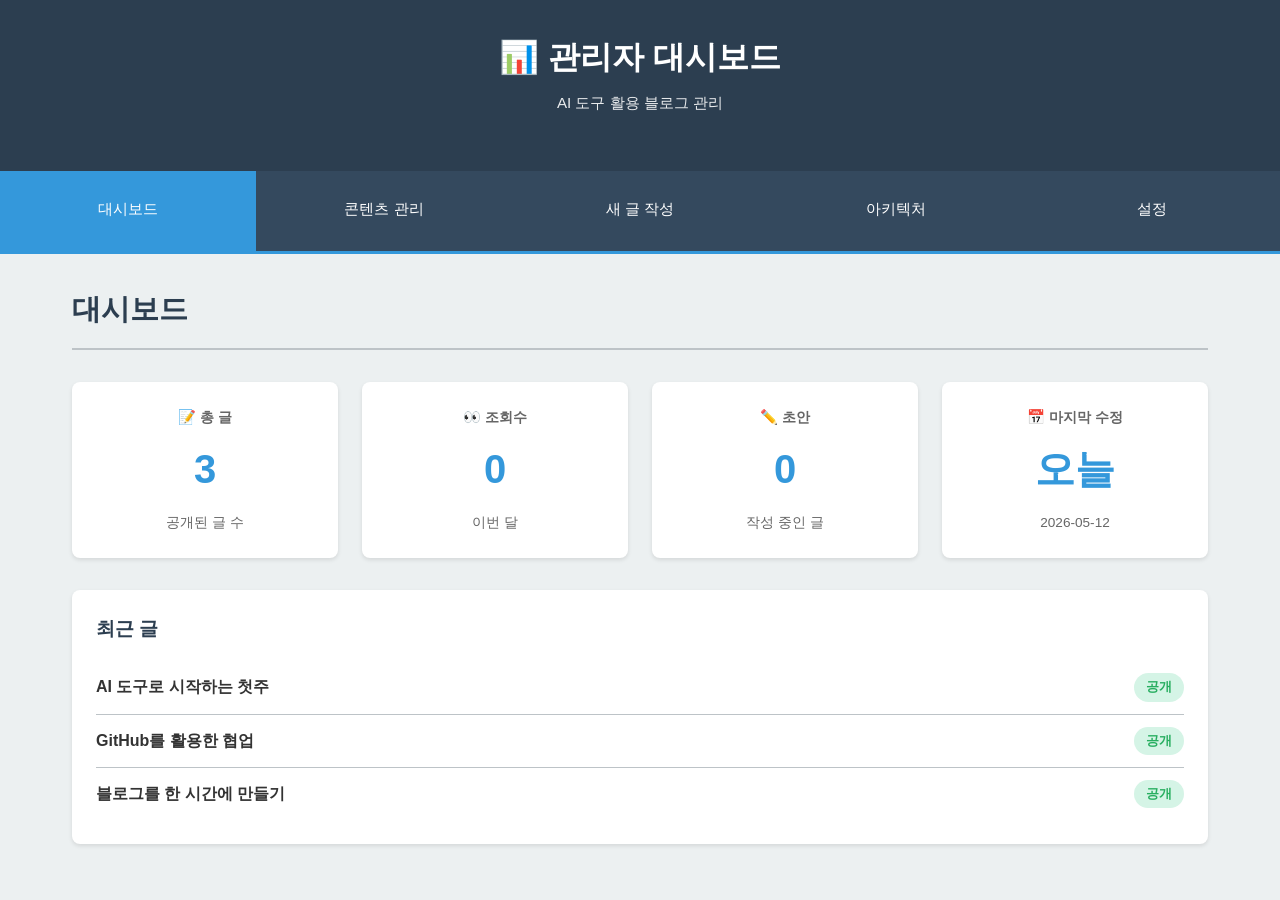
<file: admin-docs/index.html>
<!DOCTYPE html>
<html lang="ko">
<head>
    <meta charset="UTF-8">
    <meta name="viewport" content="width=device-width, initial-scale=1.0">
    <title>관리자 대시보드 | AI 도구 활용</title>
    <link rel="stylesheet" href="style.css">
</head>
<body>
    <div class="admin-container">
        <header class="admin-header">
            <h1>📊 관리자 대시보드</h1>
            <p>AI 도구 활용 블로그 관리</p>
        </header>

        <nav class="admin-nav">
            <button class="nav-btn active" data-section="dashboard">대시보드</button>
            <button class="nav-btn" data-section="content-section">콘텐츠 관리</button>
            <button class="nav-btn" data-section="editor">새 글 작성</button>
            <button class="nav-btn" data-section="architecture">아키텍처</button>
            <button class="nav-btn" data-section="settings">설정</button>
        </nav>

        <main class="admin-main">
            <!-- 대시보드 섹션 -->
            <section id="dashboard" class="section active">
                <div class="section-header">
                    <h2>대시보드</h2>
                </div>

                <div class="stats-grid">
                    <div class="stat-card">
                        <h3>📝 총 글</h3>
                        <p class="stat-number">3</p>
                        <small>공개된 글 수</small>
                    </div>
                    <div class="stat-card">
                        <h3>👀 조회수</h3>
                        <p class="stat-number">0</p>
                        <small>이번 달</small>
                    </div>
                    <div class="stat-card">
                        <h3>✏️ 초안</h3>
                        <p class="stat-number">0</p>
                        <small>작성 중인 글</small>
                    </div>
                    <div class="stat-card">
                        <h3>📅 마지막 수정</h3>
                        <p class="stat-number">오늘</p>
                        <small>2026-05-12</small>
                    </div>
                </div>

                <div class="recent-posts">
                    <h3>최근 글</h3>
                    <ul>
                        <li>
                            <strong>AI 도구로 시작하는 첫주</strong>
                            <span class="status published">공개</span>
                        </li>
                        <li>
                            <strong>GitHub를 활용한 협업</strong>
                            <span class="status published">공개</span>
                        </li>
                        <li>
                            <strong>블로그를 한 시간에 만들기</strong>
                            <span class="status published">공개</span>
                        </li>
                    </ul>
                </div>
            </section>

            <!-- 콘텐츠 관리 섹션 -->
            <section id="content-section" class="section">
                <div class="section-header">
                    <h2>콘텐츠 관리</h2>
                    <button class="btn btn-primary">+ 새 글</button>
                </div>

                <table class="content-table">
                    <thead>
                        <tr>
                            <th>제목</th>
                            <th>상태</th>
                            <th>작성일</th>
                            <th>수정일</th>
                            <th>작업</th>
                        </tr>
                    </thead>
                    <tbody>
                        <tr>
                            <td>AI 도구로 시작하는 첫주</td>
                            <td><span class="status published">공개</span></td>
                            <td>2026-05-12</td>
                            <td>2026-05-12</td>
                            <td>
                                <button class="btn-small">수정</button>
                                <button class="btn-small danger">삭제</button>
                            </td>
                        </tr>
                        <tr>
                            <td>GitHub를 활용한 협업</td>
                            <td><span class="status published">공개</span></td>
                            <td>2026-05-12</td>
                            <td>2026-05-12</td>
                            <td>
                                <button class="btn-small">수정</button>
                                <button class="btn-small danger">삭제</button>
                            </td>
                        </tr>
                        <tr>
                            <td>블로그를 한 시간에 만들기</td>
                            <td><span class="status published">공개</span></td>
                            <td>2026-05-12</td>
                            <td>2026-05-12</td>
                            <td>
                                <button class="btn-small">수정</button>
                                <button class="btn-small danger">삭제</button>
                            </td>
                        </tr>
                    </tbody>
                </table>
            </section>

            <!-- 새 글 작성 섹션 -->
            <section id="editor" class="section">
                <div class="section-header">
                    <h2 id="editor-title">새 글 작성</h2>
                    <button id="cancel-edit-btn" class="btn btn-secondary" style="display:none;">목록으로</button>
                </div>

                <form class="editor-form" id="editor-form">
                    <input type="hidden" id="edit-id">

                    <div class="form-group">
                        <label for="title">제목</label>
                        <input type="text" id="title" placeholder="글의 제목을 입력하세요" required>
                    </div>

                    <div class="form-group">
                        <label for="content">내용</label>
                        <textarea id="content" placeholder="마크다운 형식으로 작성하세요" rows="15"></textarea>
                    </div>

                    <div class="form-group">
                        <label for="tags">태그</label>
                        <input type="text" id="tags" placeholder="태그를 쉼표로 구분해주세요">
                    </div>

                    <div class="form-group">
                        <label>
                            <input type="checkbox" id="publish" checked>
                            공개
                        </label>
                    </div>

                    <div class="form-actions">
                        <button type="submit" class="btn btn-primary" id="save-btn">저장</button>
                        <button type="button" class="btn btn-secondary">미리보기</button>
                        <button type="reset" class="btn btn-danger">초기화</button>
                    </div>
                </form>
            </section>

            <!-- 아키텍처 섹션 -->
            <section id="architecture" class="section">
                <div class="section-header">
                    <h2>시스템 아키텍처</h2>
                </div>

                <div style="background: #f8f9fa; padding: 20px; border-radius: 8px; margin-bottom: 20px;">
                    <h3>📊 시스템 구조</h3>
                    <ul style="line-height: 2;">
                        <li><strong>고객용 블로그:</strong> <a href="https://thisgsk-lang.github.io/Obsidian/" target="_blank">thisgsk-lang.github.io/Obsidian</a></li>
                        <li><strong>관리 대시보드:</strong> <a href="https://thisgsk-lang.github.io/Obsidian-admin/" target="_blank">thisgsk-lang.github.io/Obsidian-admin</a></li>
                        <li><strong>아키텍처 포스트:</strong> <a href="https://thisgsk-lang.github.io/Obsidian/posts/04-시스템아키텍처.html" target="_blank">시스템 아키텍처 상세 설명</a></li>
                    </ul>
                </div>

                <div style="background: #f8f9fa; padding: 20px; border-radius: 8px; margin-bottom: 20px;">
                    <h3>🔧 기술 스택</h3>
                    <ul>
                        <li><strong>Frontend:</strong> HTML5, CSS3, Vanilla JavaScript</li>
                        <li><strong>저장소:</strong> localStorage (현재), GitHub API (향후)</li>
                        <li><strong>배포:</strong> GitHub Pages</li>
                        <li><strong>인증:</strong> Cloudflare Workers (향후)</li>
                    </ul>
                </div>

                <div style="background: #f8f9fa; padding: 20px; border-radius: 8px;">
                    <h3>📈 CRUD 기능</h3>
                    <ul>
                        <li><strong>Create:</strong> ✅ 새 글 작성</li>
                        <li><strong>Read:</strong> ✅ 글 목록 표시</li>
                        <li><strong>Update:</strong> ✅ 글 수정 & 상태 토글</li>
                        <li><strong>Delete:</strong> ✅ 글 삭제</li>
                    </ul>
                </div>
            </section>

            <!-- 설정 섹션 -->
            <section id="settings" class="section">
                <div class="section-header">
                    <h2>설정</h2>
                </div>

                <div class="settings-group">
                    <h3>블로그 정보</h3>
                    <div class="form-group">
                        <label>블로그 제목</label>
                        <input type="text" value="AI 도구 활용" readonly>
                    </div>
                    <div class="form-group">
                        <label>GitHub 저장소</label>
                        <input type="text" value="thisgsk-lang/Obsidian" readonly>
                    </div>
                    <div class="form-group">
                        <label>관리자 저장소</label>
                        <input type="text" value="thisgsk-lang/Obsidian-admin" readonly>
                    </div>
                </div>

                <div class="settings-group">
                    <h3>GitHub 자동 배포</h3>
                    <p>포스트 발행 시 자동으로 GitHub에 업로드됩니다.</p>
                    <div class="form-group">
                        <label>GitHub Personal Access Token</label>
                        <input type="password" id="github-token" placeholder="ghp_로 시작하는 토큰 입력">
                        <small style="color: #999;">토큰은 로컬에만 저장됩니다. <a href="https://github.com/settings/tokens" target="_blank">토큰 생성하기</a></small>
                    </div>
                    <button class="btn btn-primary" id="save-token-btn">토큰 저장</button>
                </div>

                <div class="settings-group">
                    <h3>데이터 내보내기</h3>
                    <p>작성한 글을 JSON 형식으로 내보낼 수 있습니다.</p>
                    <button class="btn btn-primary" id="export-json-btn">📥 JSON으로 내보내기</button>
                    <button class="btn btn-primary" id="export-markdown-btn">📥 마크다운으로 내보내기</button>
                </div>

                <div class="settings-group">
                    <h3>정보</h3>
                    <p>
                        <strong>관리자 대시보드</strong><br>
                        버전: 1.0.0<br>
                        마지막 업데이트: 2026-05-12
                    </p>
                </div>
            </section>
        </main>
    </div>

    <script src="script.js"></script>
</body>
</html>
</file>
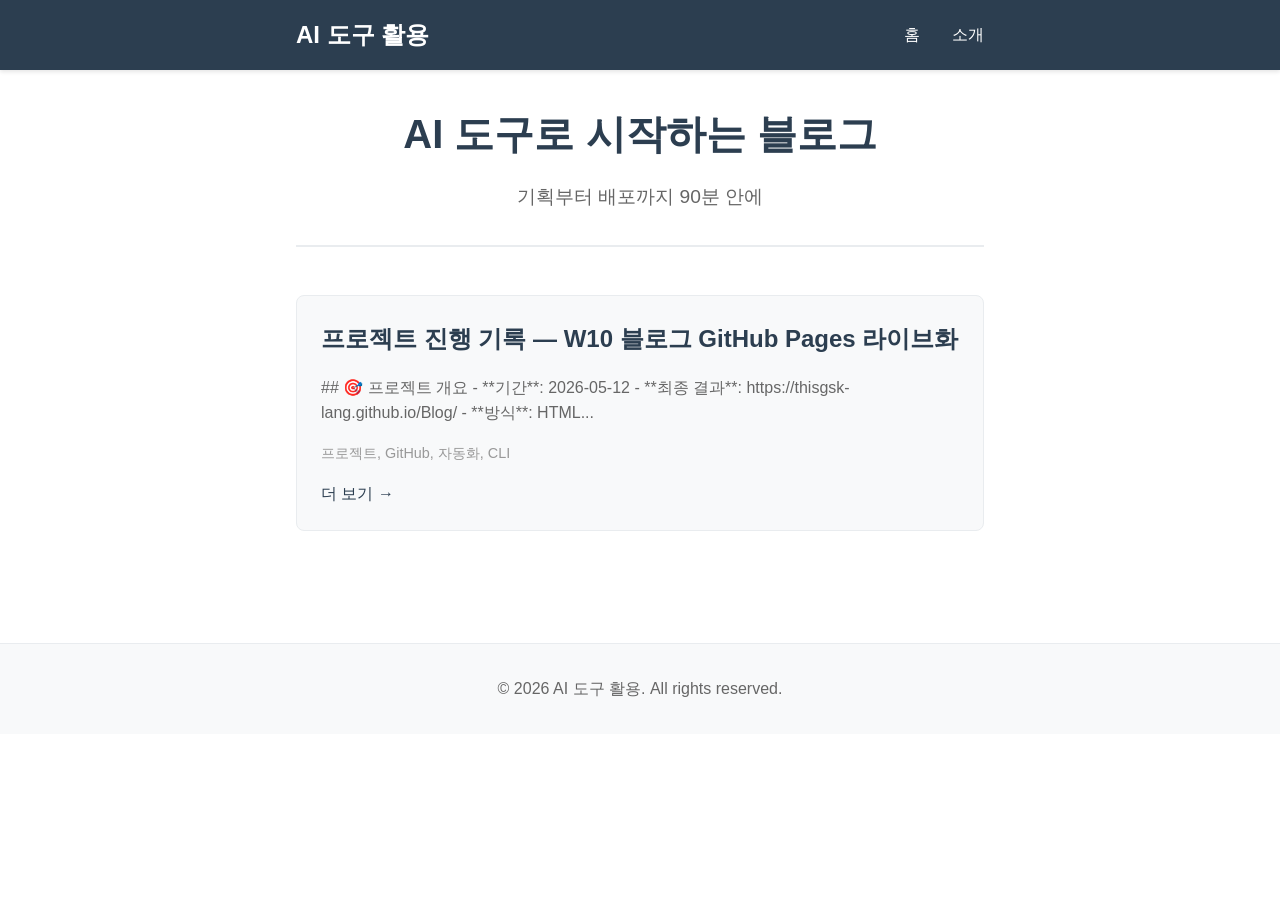
<file: docs/index.html>
<!DOCTYPE html>
<html lang="ko">
<head>
    <meta charset="UTF-8">
    <meta name="viewport" content="width=device-width, initial-scale=1.0">
    <title>AI 도구 활용 블로그</title>
    <link rel="stylesheet" href="style.css">
</head>
<body>
    <nav class="navbar">
        <div class="nav-container">
            <h1><a href="index.html">AI 도구 활용</a></h1>
            <ul>
                <li><a href="index.html">홈</a></li>
                <li><a href="about.html">소개</a></li>
            </ul>
        </div>
    </nav>

    <main class="container">
        <header class="hero">
            <h1>AI 도구로 시작하는 블로그</h1>
            <p>기획부터 배포까지 90분 안에</p>
        </header>

        <section class="posts-grid" id="posts-grid">
            <!-- 동적으로 로드됨 -->
        </section>
    </main>

    <footer>
        <p>&copy; 2026 AI 도구 활용. All rights reserved.</p>
    </footer>

    <script>
        // data.json에서 글 로드
        async function loadPosts() {
            try {
                const basePath = window.location.pathname.includes('/Blog/') ? '/Blog/' : './';
                const response = await fetch(basePath + 'data.json');
                const posts = await response.json();

                const postsGrid = document.getElementById('posts-grid');
                postsGrid.innerHTML = '';

                // 공개된 글만 표시
                const publishedPosts = posts.filter(post => post.published);

                if (publishedPosts.length === 0) {
                    postsGrid.innerHTML = '<p style="grid-column: 1/-1; text-align: center; padding: 2rem;">작성된 글이 없습니다.</p>';
                    return;
                }

                publishedPosts.forEach(post => {
                    const article = document.createElement('article');
                    article.className = 'post-card';

                    const tagsHtml = post.tags && post.tags.length > 0
                        ? `<p style="color: #999; font-size: 0.9rem; margin-top: 0.5rem;">${post.tags.join(', ')}</p>`
                        : '';

                    article.innerHTML = `
                        <h2><a href="#post-${post.id}">${post.title}</a></h2>
                        <p>${post.content.substring(0, 100)}...</p>
                        ${tagsHtml}
                        <a href="#post-${post.id}" class="read-more">더 보기 →</a>
                    `;

                    postsGrid.appendChild(article);
                });
            } catch (error) {
                console.error('글을 불러올 수 없습니다:', error);
                const postsGrid = document.getElementById('posts-grid');
                postsGrid.innerHTML = '<p style="grid-column: 1/-1; text-align: center; padding: 2rem; color: #999;">글을 불러올 수 없습니다. data.json 파일을 확인해주세요.</p>';
            }
        }

        // 페이지 로드 시 글 불러오기
        window.addEventListener('load', loadPosts);
    </script>
</body>
</html>
</file>
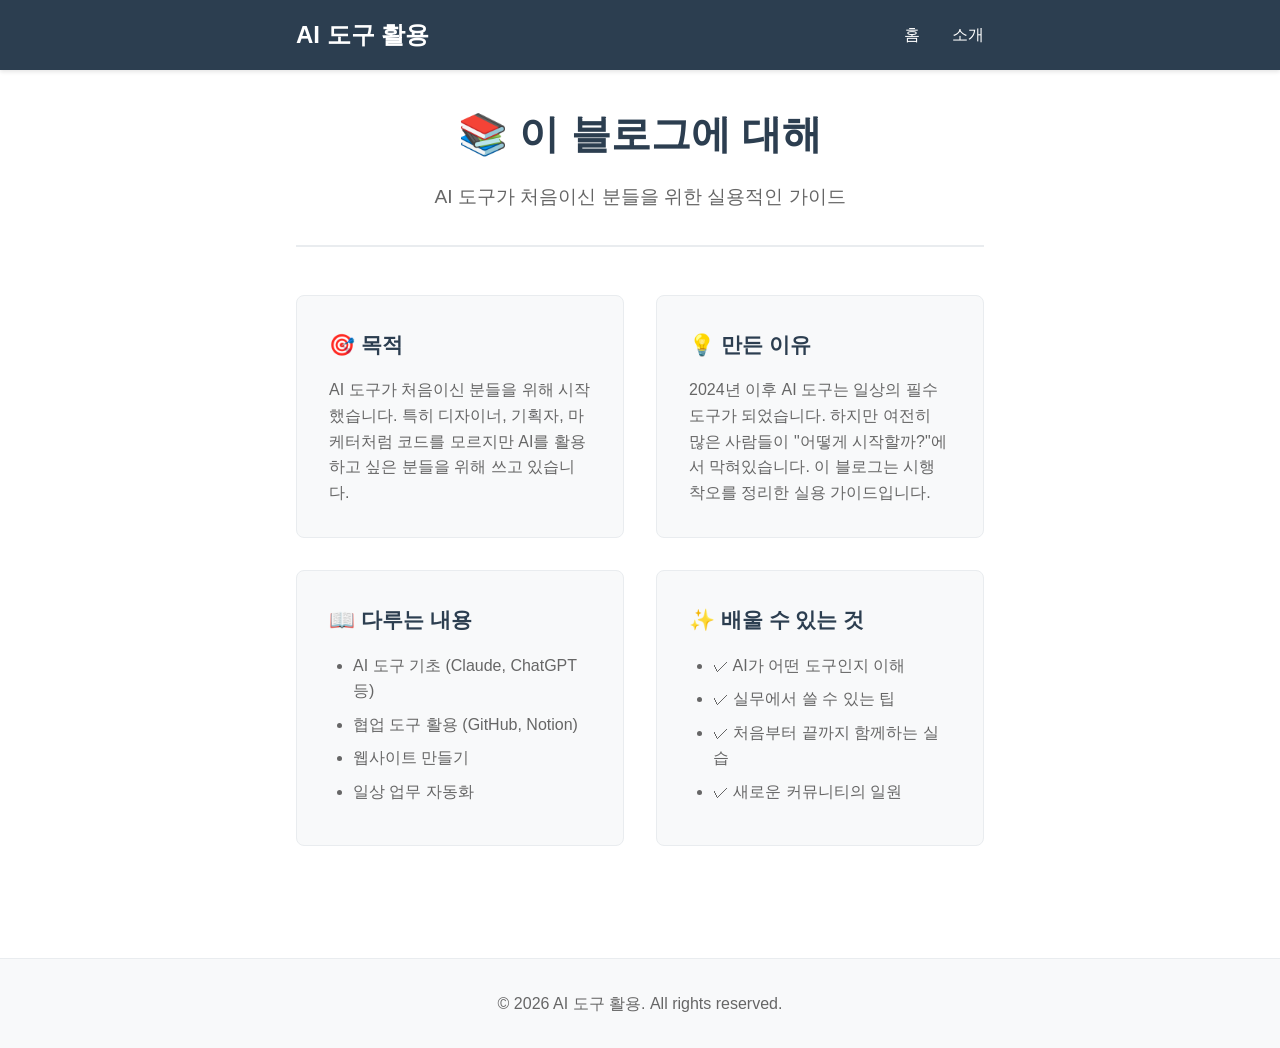
<file: docs/about.html>
<!DOCTYPE html>
<html lang="ko">
<head>
    <meta charset="UTF-8">
    <meta name="viewport" content="width=device-width, initial-scale=1.0">
    <title>소개 | AI 도구 활용 블로그</title>
    <link rel="stylesheet" href="style.css">
    <style>
        .about-hero {
            text-align: center;
            margin-bottom: 3rem;
            padding-bottom: 2rem;
            border-bottom: 2px solid var(--color-border);
        }

        .about-hero h1 {
            font-size: 2.5rem;
            margin-bottom: 1rem;
            color: var(--color-primary);
        }

        .about-hero p {
            font-size: 1.2rem;
            color: #666;
        }

        .about-cards {
            display: grid;
            grid-template-columns: repeat(auto-fit, minmax(300px, 1fr));
            gap: 2rem;
            margin: 2rem 0;
        }

        .about-card {
            background-color: var(--color-light);
            border: 1px solid var(--color-border);
            border-radius: 8px;
            padding: 2rem;
            transition: transform 0.3s, box-shadow 0.3s;
        }

        .about-card:hover {
            transform: translateY(-4px);
            box-shadow: 0 4px 12px rgba(0,0,0,0.1);
        }

        .about-card h3 {
            color: var(--color-primary);
            margin-bottom: 1rem;
            font-size: 1.3rem;
        }

        .about-card p, .about-card ul {
            color: #666;
            line-height: 1.6;
        }

        .about-card ul {
            margin-left: 1.5rem;
            margin-top: 0.5rem;
        }

        .about-card li {
            margin-bottom: 0.5rem;
        }
    </style>
</head>
<body>
    <nav class="navbar">
        <div class="nav-container">
            <h1><a href="index.html">AI 도구 활용</a></h1>
            <ul>
                <li><a href="index.html">홈</a></li>
                <li><a href="about.html">소개</a></li>
            </ul>
        </div>
    </nav>

    <main class="container">
        <header class="about-hero">
            <h1>📚 이 블로그에 대해</h1>
            <p>AI 도구가 처음이신 분들을 위한 실용적인 가이드</p>
        </header>

        <section class="about-cards">
            <article class="about-card">
                <h3>🎯 목적</h3>
                <p>
                    AI 도구가 처음이신 분들을 위해 시작했습니다.
                    특히 디자이너, 기획자, 마케터처럼 코드를 모르지만
                    AI를 활용하고 싶은 분들을 위해 쓰고 있습니다.
                </p>
            </article>

            <article class="about-card">
                <h3>💡 만든 이유</h3>
                <p>
                    2024년 이후 AI 도구는 일상의 필수 도구가 되었습니다.
                    하지만 여전히 많은 사람들이 "어떻게 시작할까?"에서 막혀있습니다.
                    이 블로그는 시행착오를 정리한 실용 가이드입니다.
                </p>
            </article>

            <article class="about-card">
                <h3>📖 다루는 내용</h3>
                <ul>
                    <li>AI 도구 기초 (Claude, ChatGPT 등)</li>
                    <li>협업 도구 활용 (GitHub, Notion)</li>
                    <li>웹사이트 만들기</li>
                    <li>일상 업무 자동화</li>
                </ul>
            </article>

            <article class="about-card">
                <h3>✨ 배울 수 있는 것</h3>
                <ul>
                    <li>✓ AI가 어떤 도구인지 이해</li>
                    <li>✓ 실무에서 쓸 수 있는 팁</li>
                    <li>✓ 처음부터 끝까지 함께하는 실습</li>
                    <li>✓ 새로운 커뮤니티의 일원</li>
                </ul>
            </article>
        </section>
    </main>

    <footer>
        <p>&copy; 2026 AI 도구 활용. All rights reserved.</p>
    </footer>
</body>
</html>
</file>
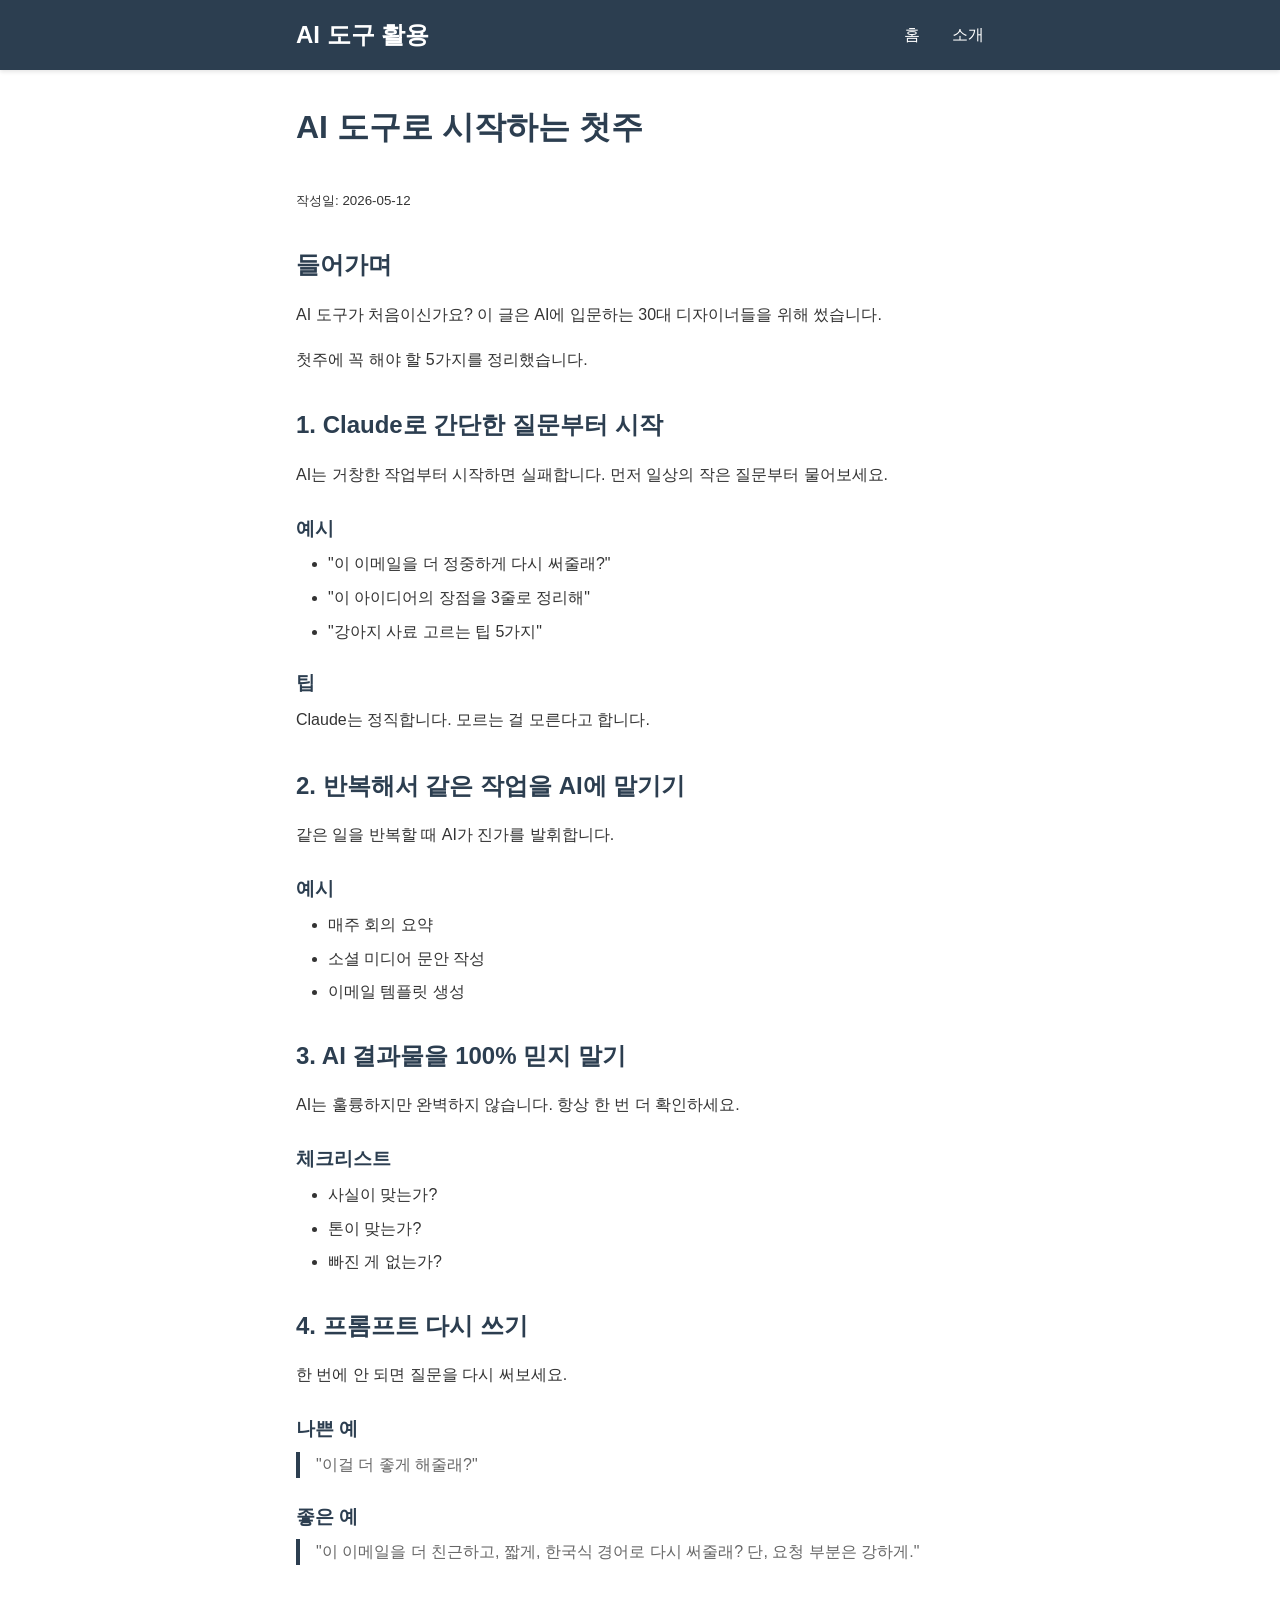
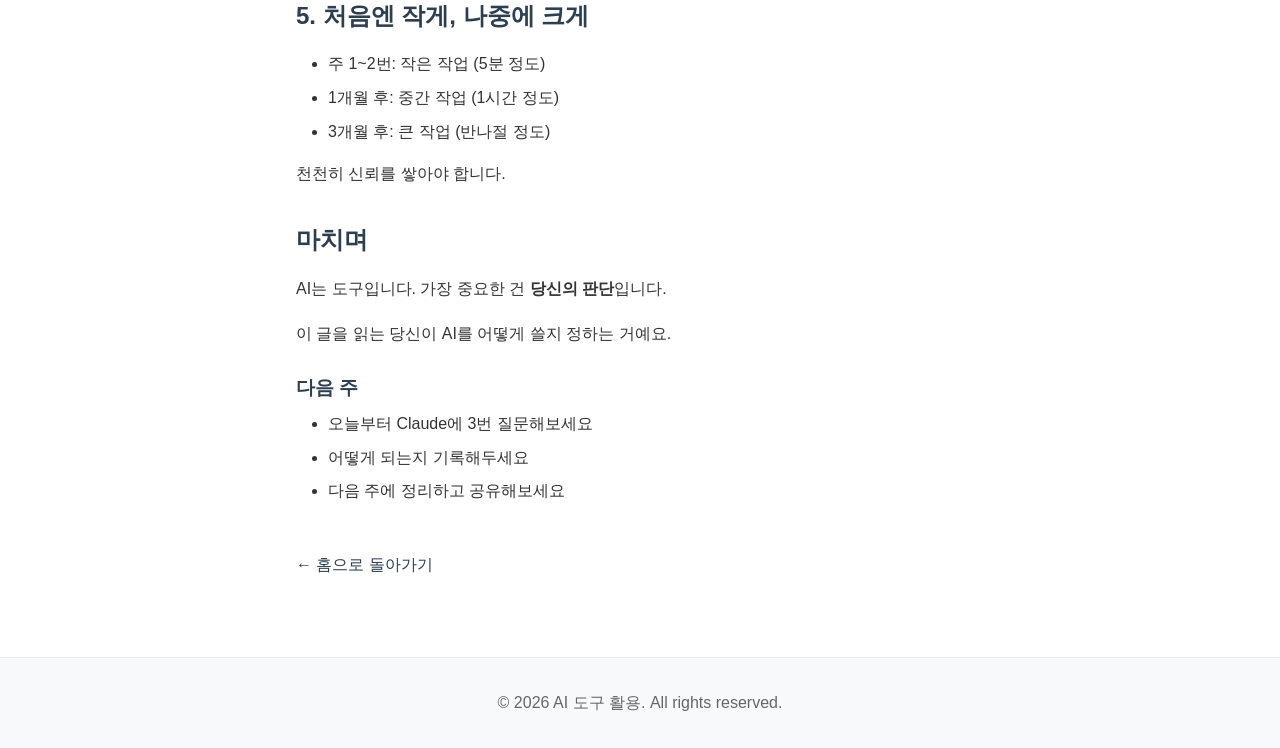
<file: docs/posts/01-AI도구로시작하는첫주.html>
<!DOCTYPE html>
<html lang="ko">
<head>
    <meta charset="UTF-8">
    <meta name="viewport" content="width=device-width, initial-scale=1.0">
    <title>AI 도구로 시작하는 첫주 | AI 도구 활용</title>
    <link rel="stylesheet" href="../style.css">
</head>
<body>
    <nav class="navbar">
        <div class="nav-container">
            <h1><a href="../index.html">AI 도구 활용</a></h1>
            <ul>
                <li><a href="../index.html">홈</a></li>
                <li><a href="../about.html">소개</a></li>
            </ul>
        </div>
    </nav>

    <main class="container">
        <article class="post-content">
            <h1>AI 도구로 시작하는 첫주</h1>
            <p><small>작성일: 2026-05-12</small></p>

            <h2>들어가며</h2>
            <p>AI 도구가 처음이신가요? 이 글은 AI에 입문하는 30대 디자이너들을 위해 썼습니다.</p>
            <p>첫주에 꼭 해야 할 5가지를 정리했습니다.</p>

            <h2>1. Claude로 간단한 질문부터 시작</h2>
            <p>AI는 거창한 작업부터 시작하면 실패합니다. 먼저 일상의 작은 질문부터 물어보세요.</p>

            <h3>예시</h3>
            <ul>
                <li>"이 이메일을 더 정중하게 다시 써줄래?"</li>
                <li>"이 아이디어의 장점을 3줄로 정리해"</li>
                <li>"강아지 사료 고르는 팁 5가지"</li>
            </ul>

            <h3>팁</h3>
            <p>Claude는 정직합니다. 모르는 걸 모른다고 합니다.</p>

            <h2>2. 반복해서 같은 작업을 AI에 맡기기</h2>
            <p>같은 일을 반복할 때 AI가 진가를 발휘합니다.</p>

            <h3>예시</h3>
            <ul>
                <li>매주 회의 요약</li>
                <li>소셜 미디어 문안 작성</li>
                <li>이메일 템플릿 생성</li>
            </ul>

            <h2>3. AI 결과물을 100% 믿지 말기</h2>
            <p>AI는 훌륭하지만 완벽하지 않습니다. 항상 한 번 더 확인하세요.</p>

            <h3>체크리스트</h3>
            <ul>
                <li>사실이 맞는가?</li>
                <li>톤이 맞는가?</li>
                <li>빠진 게 없는가?</li>
            </ul>

            <h2>4. 프롬프트 다시 쓰기</h2>
            <p>한 번에 안 되면 질문을 다시 써보세요.</p>

            <h3>나쁜 예</h3>
            <blockquote>"이걸 더 좋게 해줄래?"</blockquote>

            <h3>좋은 예</h3>
            <blockquote>"이 이메일을 더 친근하고, 짧게, 한국식 경어로 다시 써줄래? 단, 요청 부분은 강하게."</blockquote>

            <h2>5. 처음엔 작게, 나중에 크게</h2>
            <ul>
                <li>주 1~2번: 작은 작업 (5분 정도)</li>
                <li>1개월 후: 중간 작업 (1시간 정도)</li>
                <li>3개월 후: 큰 작업 (반나절 정도)</li>
            </ul>
            <p>천천히 신뢰를 쌓아야 합니다.</p>

            <h2>마치며</h2>
            <p>AI는 도구입니다. 가장 중요한 건 <strong>당신의 판단</strong>입니다.</p>
            <p>이 글을 읽는 당신이 AI를 어떻게 쓸지 정하는 거예요.</p>

            <h3>다음 주</h3>
            <ul>
                <li>오늘부터 Claude에 3번 질문해보세요</li>
                <li>어떻게 되는지 기록해두세요</li>
                <li>다음 주에 정리하고 공유해보세요</li>
            </ul>

            <a href="../index.html" class="back-link">← 홈으로 돌아가기</a>
        </article>
    </main>

    <footer>
        <p>&copy; 2026 AI 도구 활용. All rights reserved.</p>
    </footer>
</body>
</html>
</file>
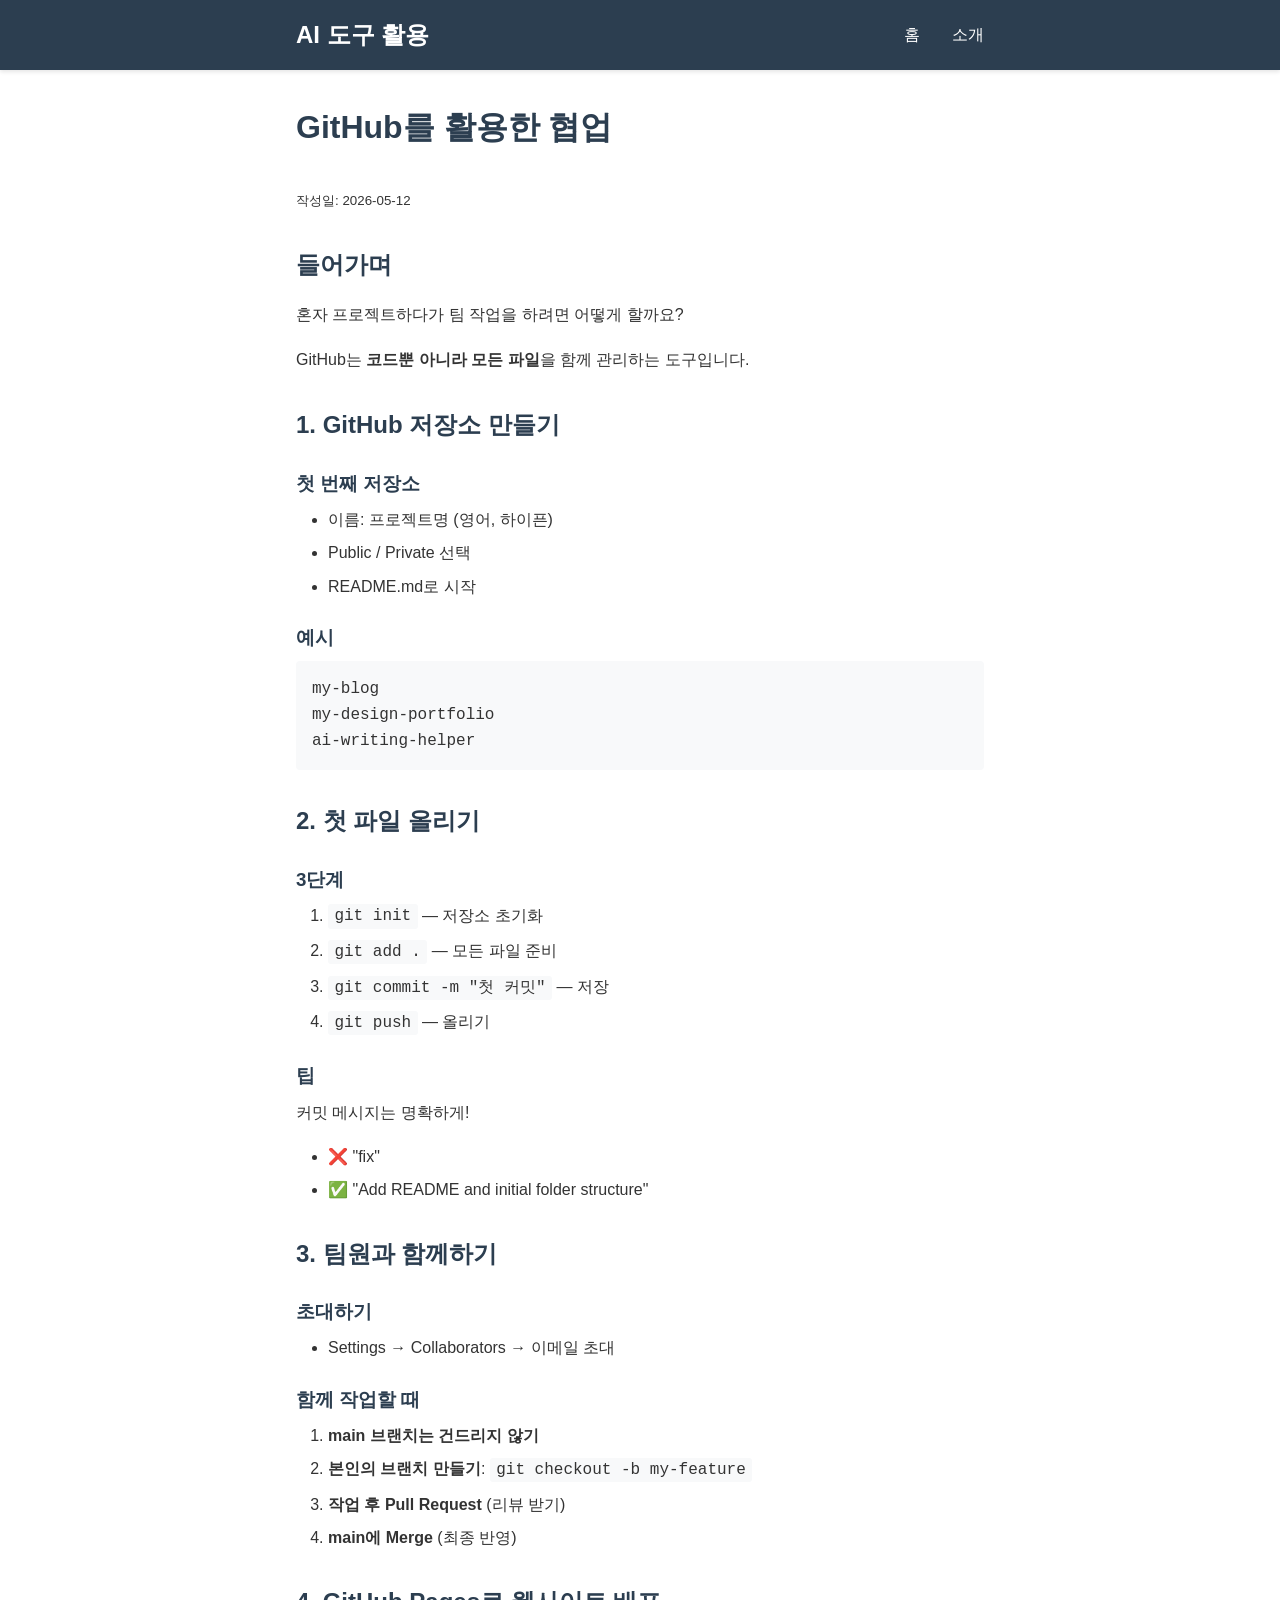
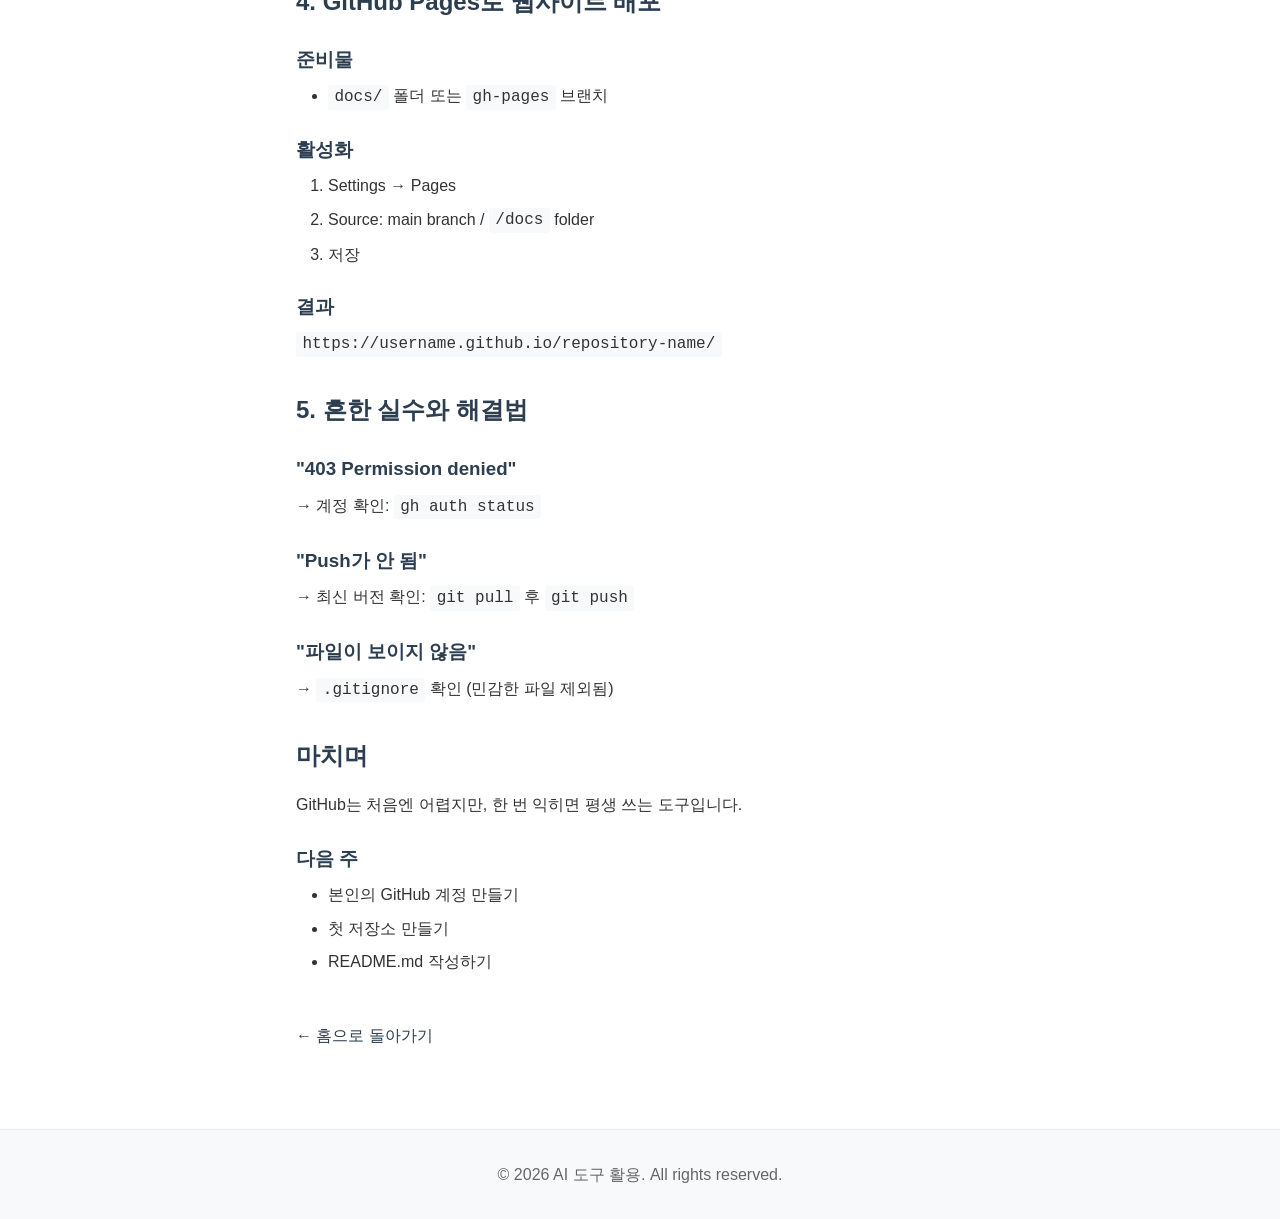
<file: docs/posts/02-GitHub를활용한협업.html>
<!DOCTYPE html>
<html lang="ko">
<head>
    <meta charset="UTF-8">
    <meta name="viewport" content="width=device-width, initial-scale=1.0">
    <title>GitHub를 활용한 협업 | AI 도구 활용</title>
    <link rel="stylesheet" href="../style.css">
</head>
<body>
    <nav class="navbar">
        <div class="nav-container">
            <h1><a href="../index.html">AI 도구 활용</a></h1>
            <ul>
                <li><a href="../index.html">홈</a></li>
                <li><a href="../about.html">소개</a></li>
            </ul>
        </div>
    </nav>

    <main class="container">
        <article class="post-content">
            <h1>GitHub를 활용한 협업</h1>
            <p><small>작성일: 2026-05-12</small></p>

            <h2>들어가며</h2>
            <p>혼자 프로젝트하다가 팀 작업을 하려면 어떻게 할까요?</p>
            <p>GitHub는 <strong>코드뿐 아니라 모든 파일</strong>을 함께 관리하는 도구입니다.</p>

            <h2>1. GitHub 저장소 만들기</h2>

            <h3>첫 번째 저장소</h3>
            <ul>
                <li>이름: 프로젝트명 (영어, 하이픈)</li>
                <li>Public / Private 선택</li>
                <li>README.md로 시작</li>
            </ul>

            <h3>예시</h3>
            <pre><code>my-blog
my-design-portfolio
ai-writing-helper</code></pre>

            <h2>2. 첫 파일 올리기</h2>

            <h3>3단계</h3>
            <ol>
                <li><code>git init</code> — 저장소 초기화</li>
                <li><code>git add .</code> — 모든 파일 준비</li>
                <li><code>git commit -m "첫 커밋"</code> — 저장</li>
                <li><code>git push</code> — 올리기</li>
            </ol>

            <h3>팁</h3>
            <p>커밋 메시지는 명확하게!</p>
            <ul>
                <li>❌ "fix"</li>
                <li>✅ "Add README and initial folder structure"</li>
            </ul>

            <h2>3. 팀원과 함께하기</h2>

            <h3>초대하기</h3>
            <ul>
                <li>Settings → Collaborators → 이메일 초대</li>
            </ul>

            <h3>함께 작업할 때</h3>
            <ol>
                <li><strong>main 브랜치는 건드리지 않기</strong></li>
                <li><strong>본인의 브랜치 만들기</strong>: <code>git checkout -b my-feature</code></li>
                <li><strong>작업 후 Pull Request</strong> (리뷰 받기)</li>
                <li><strong>main에 Merge</strong> (최종 반영)</li>
            </ol>

            <h2>4. GitHub Pages로 웹사이트 배포</h2>

            <h3>준비물</h3>
            <ul>
                <li><code>docs/</code> 폴더 또는 <code>gh-pages</code> 브랜치</li>
            </ul>

            <h3>활성화</h3>
            <ol>
                <li>Settings → Pages</li>
                <li>Source: main branch / <code>/docs</code> folder</li>
                <li>저장</li>
            </ol>

            <h3>결과</h3>
            <p><code>https://username.github.io/repository-name/</code></p>

            <h2>5. 흔한 실수와 해결법</h2>

            <h3>"403 Permission denied"</h3>
            <p>→ 계정 확인: <code>gh auth status</code></p>

            <h3>"Push가 안 됨"</h3>
            <p>→ 최신 버전 확인: <code>git pull</code> 후 <code>git push</code></p>

            <h3>"파일이 보이지 않음"</h3>
            <p>→ <code>.gitignore</code> 확인 (민감한 파일 제외됨)</p>

            <h2>마치며</h2>
            <p>GitHub는 처음엔 어렵지만, 한 번 익히면 평생 쓰는 도구입니다.</p>

            <h3>다음 주</h3>
            <ul>
                <li>본인의 GitHub 계정 만들기</li>
                <li>첫 저장소 만들기</li>
                <li>README.md 작성하기</li>
            </ul>

            <a href="../index.html" class="back-link">← 홈으로 돌아가기</a>
        </article>
    </main>

    <footer>
        <p>&copy; 2026 AI 도구 활용. All rights reserved.</p>
    </footer>
</body>
</html>
</file>
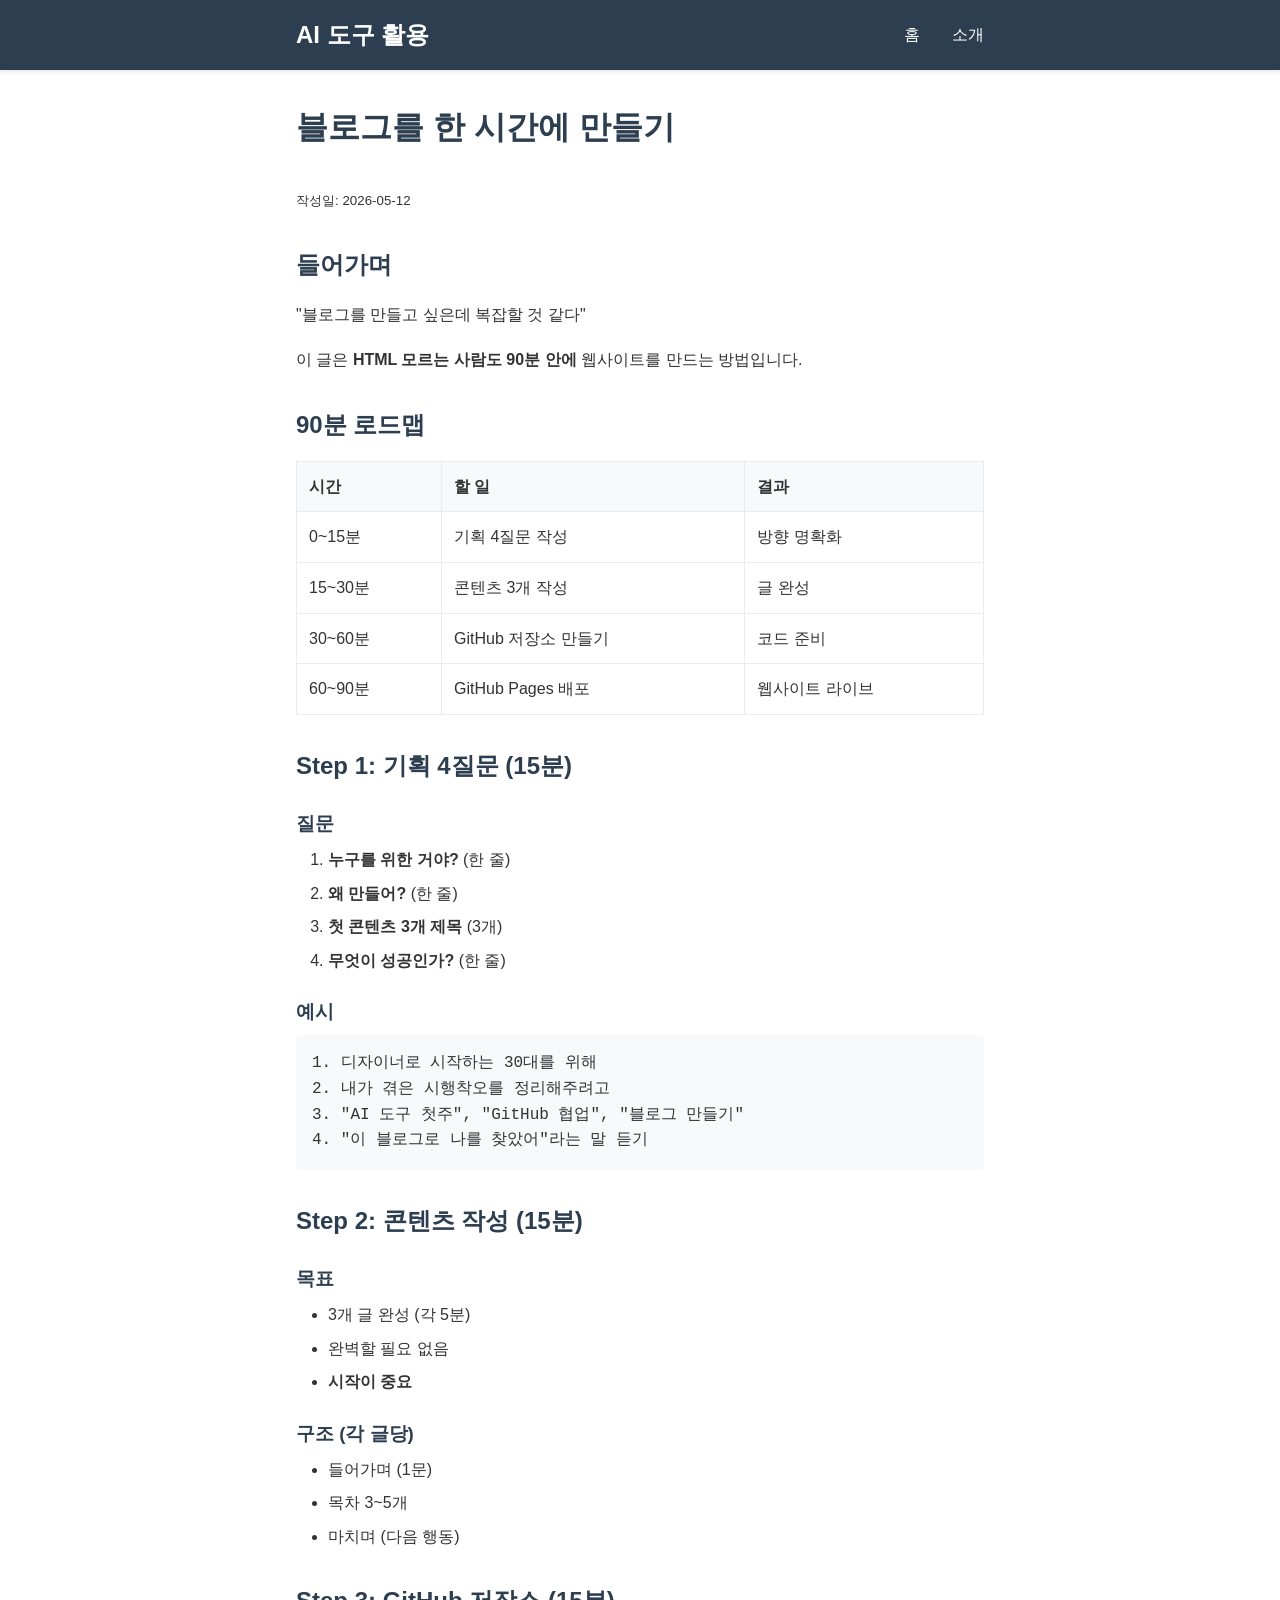
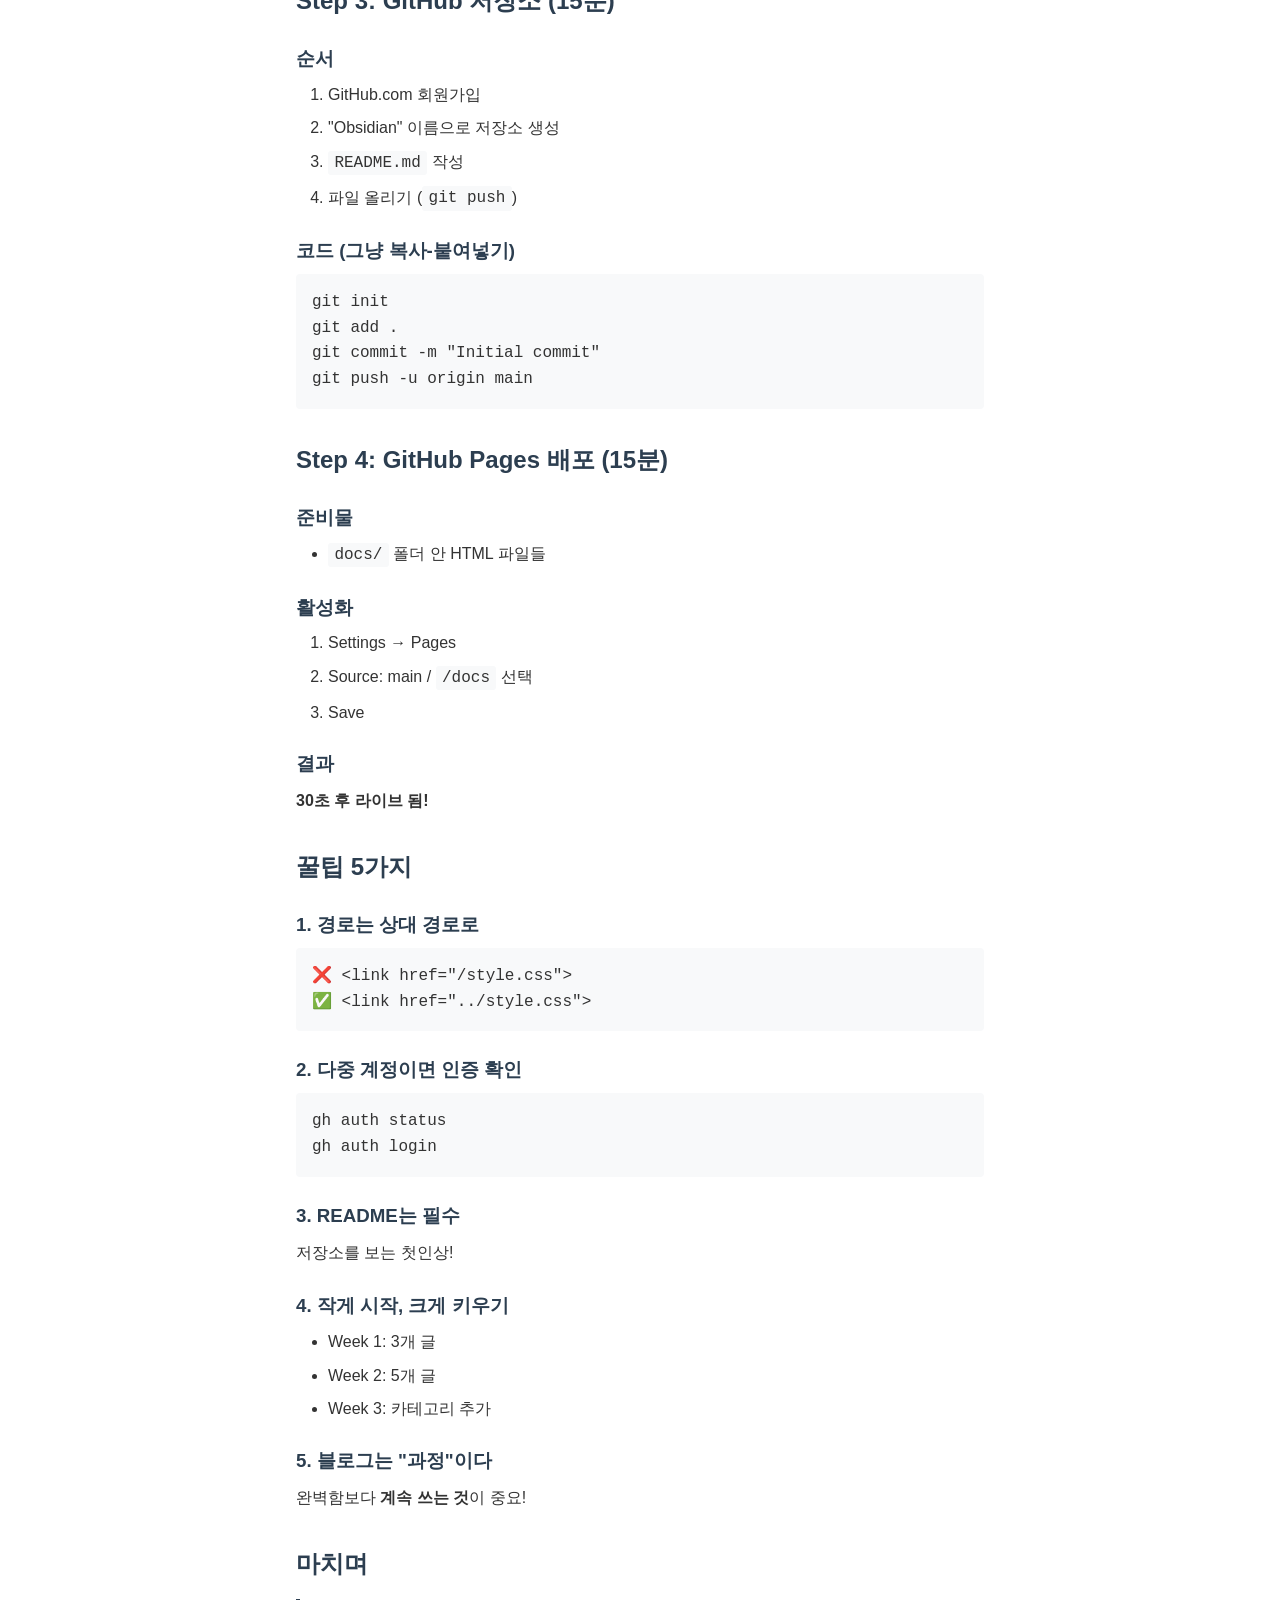
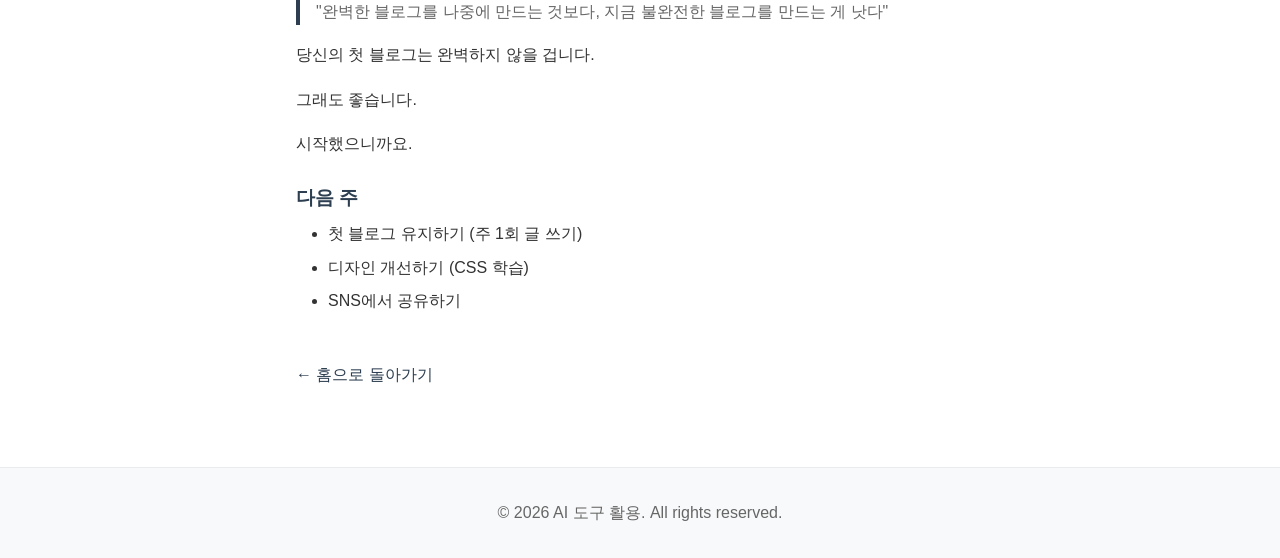
<file: docs/posts/03-블로그를한시간에만들기.html>
<!DOCTYPE html>
<html lang="ko">
<head>
    <meta charset="UTF-8">
    <meta name="viewport" content="width=device-width, initial-scale=1.0">
    <title>블로그를 한 시간에 만들기 | AI 도구 활용</title>
    <link rel="stylesheet" href="../style.css">
</head>
<body>
    <nav class="navbar">
        <div class="nav-container">
            <h1><a href="../index.html">AI 도구 활용</a></h1>
            <ul>
                <li><a href="../index.html">홈</a></li>
                <li><a href="../about.html">소개</a></li>
            </ul>
        </div>
    </nav>

    <main class="container">
        <article class="post-content">
            <h1>블로그를 한 시간에 만들기</h1>
            <p><small>작성일: 2026-05-12</small></p>

            <h2>들어가며</h2>
            <p>"블로그를 만들고 싶은데 복잡할 것 같다"</p>
            <p>이 글은 <strong>HTML 모르는 사람도 90분 안에</strong> 웹사이트를 만드는 방법입니다.</p>

            <h2>90분 로드맵</h2>
            <table>
                <tr>
                    <th>시간</th>
                    <th>할 일</th>
                    <th>결과</th>
                </tr>
                <tr>
                    <td>0~15분</td>
                    <td>기획 4질문 작성</td>
                    <td>방향 명확화</td>
                </tr>
                <tr>
                    <td>15~30분</td>
                    <td>콘텐츠 3개 작성</td>
                    <td>글 완성</td>
                </tr>
                <tr>
                    <td>30~60분</td>
                    <td>GitHub 저장소 만들기</td>
                    <td>코드 준비</td>
                </tr>
                <tr>
                    <td>60~90분</td>
                    <td>GitHub Pages 배포</td>
                    <td>웹사이트 라이브</td>
                </tr>
            </table>

            <h2>Step 1: 기획 4질문 (15분)</h2>

            <h3>질문</h3>
            <ol>
                <li><strong>누구를 위한 거야?</strong> (한 줄)</li>
                <li><strong>왜 만들어?</strong> (한 줄)</li>
                <li><strong>첫 콘텐츠 3개 제목</strong> (3개)</li>
                <li><strong>무엇이 성공인가?</strong> (한 줄)</li>
            </ol>

            <h3>예시</h3>
            <pre><code>1. 디자이너로 시작하는 30대를 위해
2. 내가 겪은 시행착오를 정리해주려고
3. "AI 도구 첫주", "GitHub 협업", "블로그 만들기"
4. "이 블로그로 나를 찾았어"라는 말 듣기</code></pre>

            <h2>Step 2: 콘텐츠 작성 (15분)</h2>

            <h3>목표</h3>
            <ul>
                <li>3개 글 완성 (각 5분)</li>
                <li>완벽할 필요 없음</li>
                <li><strong>시작이 중요</strong></li>
            </ul>

            <h3>구조 (각 글당)</h3>
            <ul>
                <li>들어가며 (1문)</li>
                <li>목차 3~5개</li>
                <li>마치며 (다음 행동)</li>
            </ul>

            <h2>Step 3: GitHub 저장소 (15분)</h2>

            <h3>순서</h3>
            <ol>
                <li>GitHub.com 회원가입</li>
                <li>"Obsidian" 이름으로 저장소 생성</li>
                <li><code>README.md</code> 작성</li>
                <li>파일 올리기 (<code>git push</code>)</li>
            </ol>

            <h3>코드 (그냥 복사-붙여넣기)</h3>
            <pre><code>git init
git add .
git commit -m "Initial commit"
git push -u origin main</code></pre>

            <h2>Step 4: GitHub Pages 배포 (15분)</h2>

            <h3>준비물</h3>
            <ul>
                <li><code>docs/</code> 폴더 안 HTML 파일들</li>
            </ul>

            <h3>활성화</h3>
            <ol>
                <li>Settings → Pages</li>
                <li>Source: main / <code>/docs</code> 선택</li>
                <li>Save</li>
            </ol>

            <h3>결과</h3>
            <p><strong>30초 후 라이브 됨!</strong></p>

            <h2>꿀팁 5가지</h2>

            <h3>1. 경로는 상대 경로로</h3>
            <pre><code>❌ &lt;link href="/style.css"&gt;
✅ &lt;link href="../style.css"&gt;</code></pre>

            <h3>2. 다중 계정이면 인증 확인</h3>
            <pre><code>gh auth status
gh auth login</code></pre>

            <h3>3. README는 필수</h3>
            <p>저장소를 보는 첫인상!</p>

            <h3>4. 작게 시작, 크게 키우기</h3>
            <ul>
                <li>Week 1: 3개 글</li>
                <li>Week 2: 5개 글</li>
                <li>Week 3: 카테고리 추가</li>
            </ul>

            <h3>5. 블로그는 "과정"이다</h3>
            <p>완벽함보다 <strong>계속 쓰는 것</strong>이 중요!</p>

            <h2>마치며</h2>

            <blockquote>
                "완벽한 블로그를 나중에 만드는 것보다, 지금 불완전한 블로그를 만드는 게 낫다"
            </blockquote>

            <p>당신의 첫 블로그는 완벽하지 않을 겁니다.</p>
            <p>그래도 좋습니다.</p>
            <p>시작했으니까요.</p>

            <h3>다음 주</h3>
            <ul>
                <li>첫 블로그 유지하기 (주 1회 글 쓰기)</li>
                <li>디자인 개선하기 (CSS 학습)</li>
                <li>SNS에서 공유하기</li>
            </ul>

            <a href="../index.html" class="back-link">← 홈으로 돌아가기</a>
        </article>
    </main>

    <footer>
        <p>&copy; 2026 AI 도구 활용. All rights reserved.</p>
    </footer>
</body>
</html>
</file>
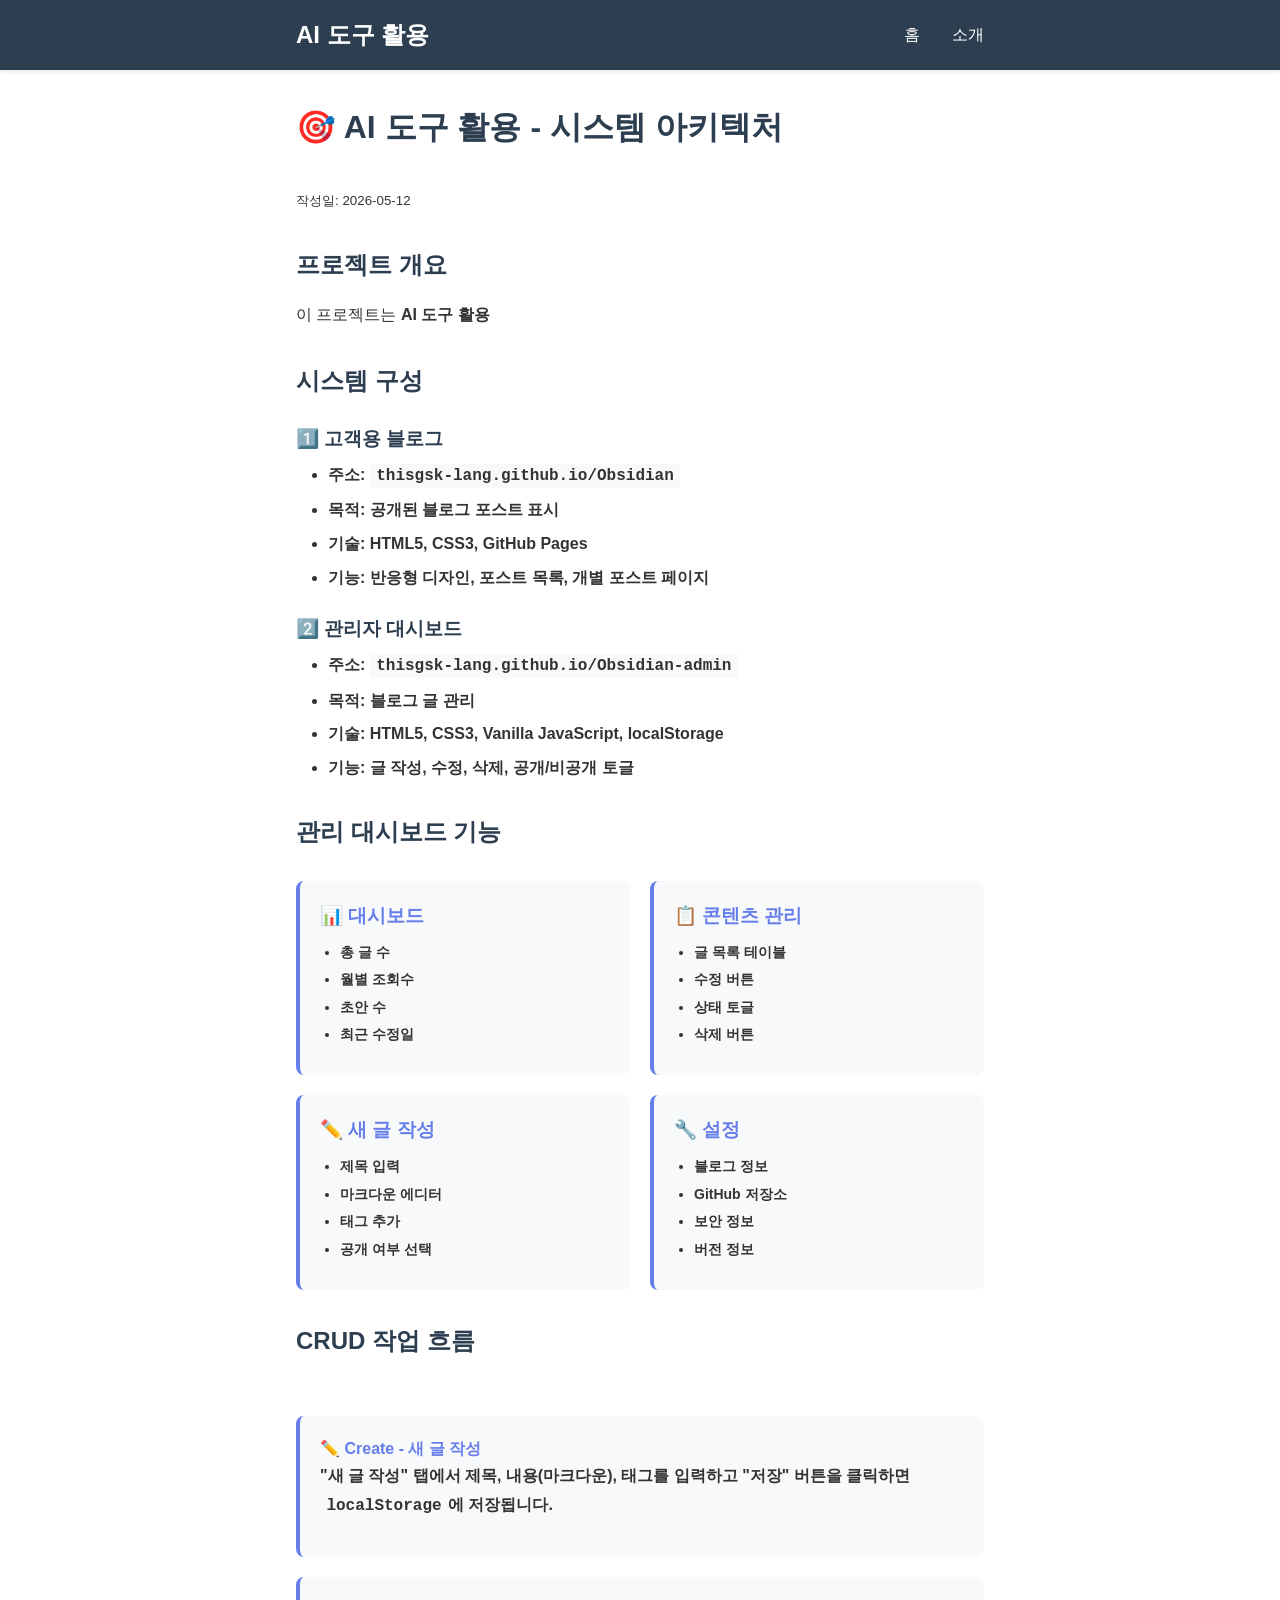
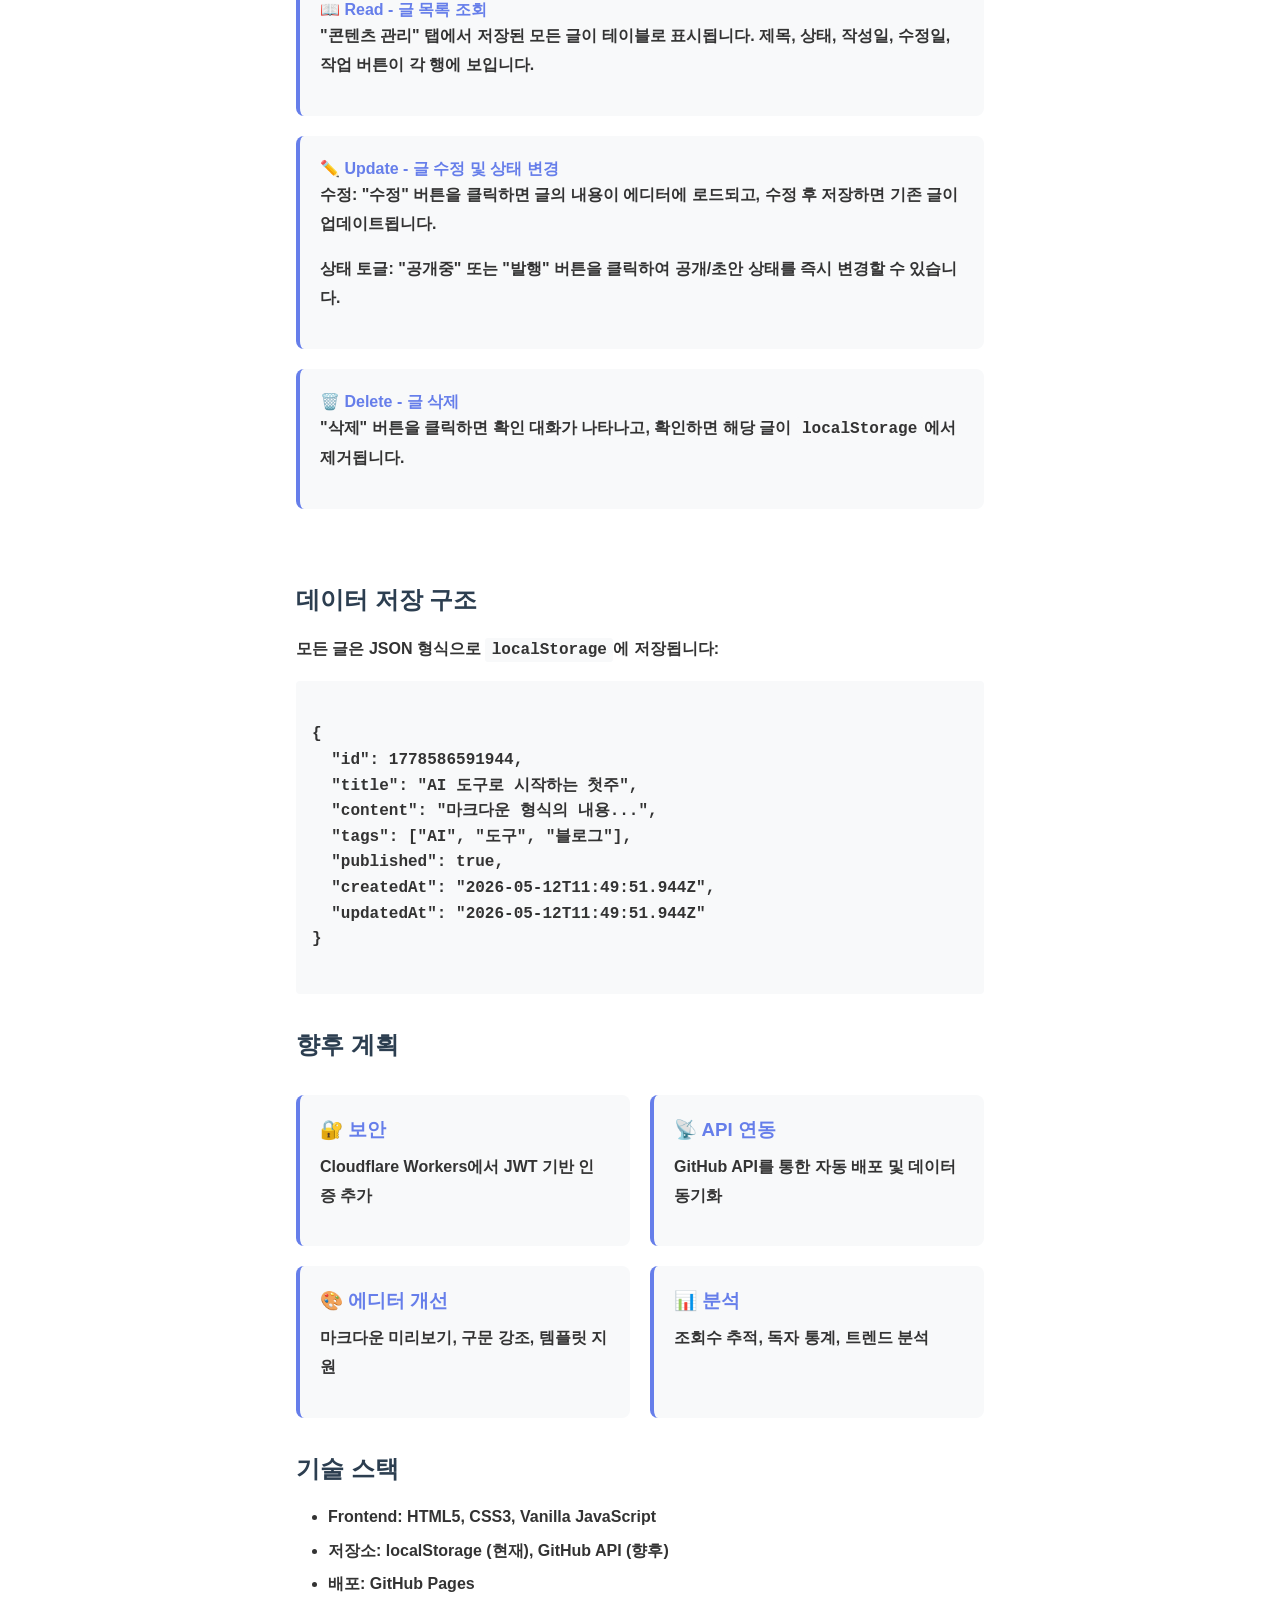
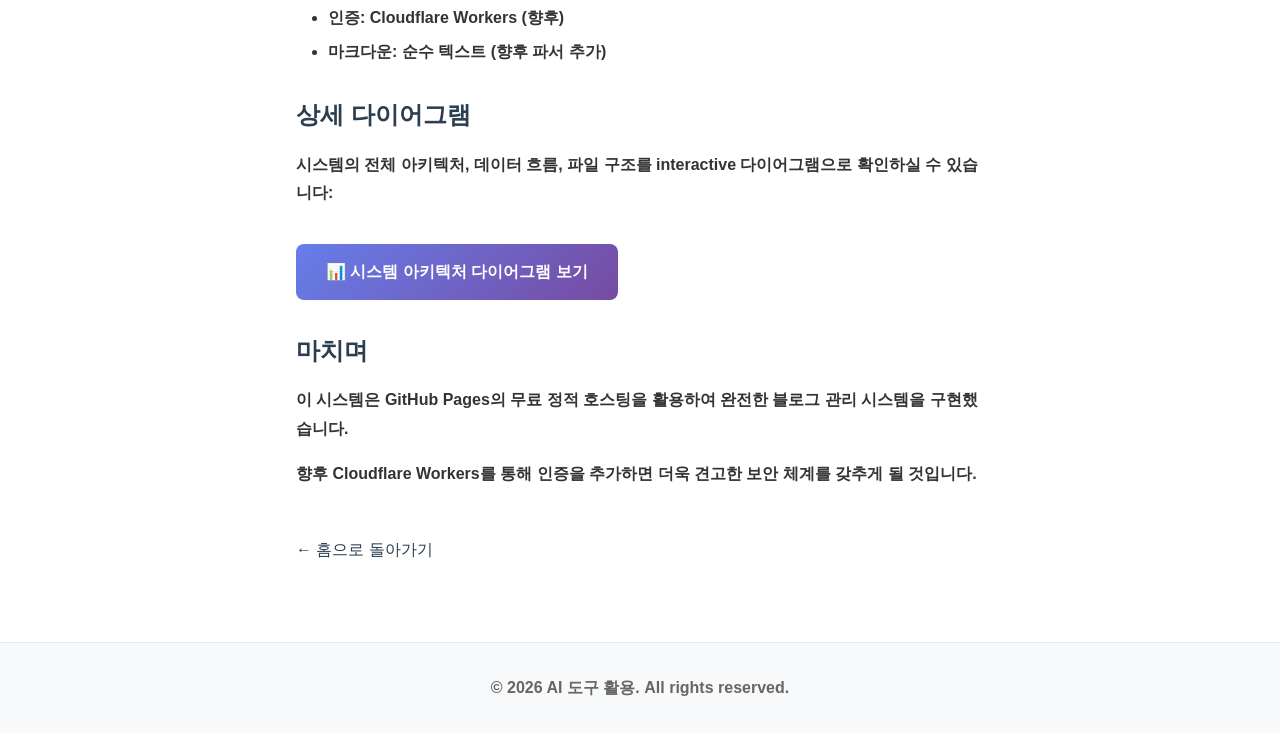
<file: docs/posts/04-시스템아키텍처.html>
<!DOCTYPE html>
<html lang="ko">
<head>
    <meta charset="UTF-8">
    <meta name="viewport" content="width=device-width, initial-scale=1.0">
    <title>시스템 아키텍처 | AI 도구 활용</title>
    <link rel="stylesheet" href="../style.css">
    <style>
        .architecture-link {
            display: inline-block;
            margin-top: 20px;
            padding: 15px 30px;
            background: linear-gradient(135deg, #667eea 0%, #764ba2 100%);
            color: white;
            text-decoration: none;
            border-radius: 8px;
            font-weight: 600;
            transition: transform 0.3s, box-shadow 0.3s;
        }

        .architecture-link:hover {
            transform: translateY(-2px);
            box-shadow: 0 10px 20px rgba(102, 126, 234, 0.4);
        }

        .feature-grid {
            display: grid;
            grid-template-columns: repeat(auto-fit, minmax(250px, 1fr));
            gap: 20px;
            margin: 30px 0;
        }

        .feature-card {
            background: #f8f9fa;
            padding: 20px;
            border-radius: 8px;
            border-left: 4px solid #667eea;
        }

        .feature-card h3 {
            margin-top: 0;
            color: #667eea;
        }

        .feature-card ul {
            padding-left: 20px;
            margin: 10px 0;
        }

        .feature-card li {
            margin: 5px 0;
            font-size: 14px;
        }

        .timeline {
            position: relative;
            padding: 20px 0;
        }

        .timeline-item {
            padding: 20px;
            margin: 20px 0;
            background: #f8f9fa;
            border-radius: 8px;
            border-left: 4px solid #667eea;
        }

        .timeline-item h4 {
            margin-top: 0;
            color: #667eea;
        }

        code {
            background: #f0f0f0;
            padding: 2px 6px;
            border-radius: 4px;
            font-family: 'Courier New', monospace;
        }
    </style>
</head>
<body>
    <nav class="navbar">
        <div class="nav-container">
            <h1><a href="../index.html">AI 도구 활용</a></h1>
            <ul>
                <li><a href="../index.html">홈</a></li>
                <li><a href="../about.html">소개</a></li>
            </ul>
        </div>
    </nav>

    <main class="container">
        <article class="post-content">
            <h1>🎯 AI 도구 활용 - 시스템 아키텍처</h1>
            <p><small>작성일: 2026-05-12</small></p>

            <h2>프로젝트 개요</h2>
            <p>
                이 프로젝트는 <strong>AI 도구 활용</strong이라는 블로그를 위한
                완전한 웹 시스템으로, 고객용 블로그와 관리자 대시보드로 이루어져 있습니다.
            </p>

            <h2>시스템 구성</h2>

            <h3>1️⃣ 고객용 블로그</h3>
            <ul>
                <li><strong>주소:</strong> <code>thisgsk-lang.github.io/Obsidian</code></li>
                <li><strong>목적:</strong> 공개된 블로그 포스트 표시</li>
                <li><strong>기술:</strong> HTML5, CSS3, GitHub Pages</li>
                <li><strong>기능:</strong> 반응형 디자인, 포스트 목록, 개별 포스트 페이지</li>
            </ul>

            <h3>2️⃣ 관리자 대시보드</h3>
            <ul>
                <li><strong>주소:</strong> <code>thisgsk-lang.github.io/Obsidian-admin</code></li>
                <li><strong>목적:</strong> 블로그 글 관리</li>
                <li><strong>기술:</strong> HTML5, CSS3, Vanilla JavaScript, localStorage</li>
                <li><strong>기능:</strong> 글 작성, 수정, 삭제, 공개/비공개 토글</li>
            </ul>

            <h2>관리 대시보드 기능</h2>

            <div class="feature-grid">
                <div class="feature-card">
                    <h3>📊 대시보드</h3>
                    <ul>
                        <li>총 글 수</li>
                        <li>월별 조회수</li>
                        <li>초안 수</li>
                        <li>최근 수정일</li>
                    </ul>
                </div>

                <div class="feature-card">
                    <h3>📋 콘텐츠 관리</h3>
                    <ul>
                        <li>글 목록 테이블</li>
                        <li>수정 버튼</li>
                        <li>상태 토글</li>
                        <li>삭제 버튼</li>
                    </ul>
                </div>

                <div class="feature-card">
                    <h3>✏️ 새 글 작성</h3>
                    <ul>
                        <li>제목 입력</li>
                        <li>마크다운 에디터</li>
                        <li>태그 추가</li>
                        <li>공개 여부 선택</li>
                    </ul>
                </div>

                <div class="feature-card">
                    <h3>🔧 설정</h3>
                    <ul>
                        <li>블로그 정보</li>
                        <li>GitHub 저장소</li>
                        <li>보안 정보</li>
                        <li>버전 정보</li>
                    </ul>
                </div>
            </div>

            <h2>CRUD 작업 흐름</h2>

            <div class="timeline">
                <div class="timeline-item">
                    <h4>✏️ Create - 새 글 작성</h4>
                    <p>
                        "새 글 작성" 탭에서 제목, 내용(마크다운), 태그를 입력하고
                        "저장" 버튼을 클릭하면 <code>localStorage</code>에 저장됩니다.
                    </p>
                </div>

                <div class="timeline-item">
                    <h4>📖 Read - 글 목록 조회</h4>
                    <p>
                        "콘텐츠 관리" 탭에서 저장된 모든 글이 테이블로 표시됩니다.
                        제목, 상태, 작성일, 수정일, 작업 버튼이 각 행에 보입니다.
                    </p>
                </div>

                <div class="timeline-item">
                    <h4>✏️ Update - 글 수정 및 상태 변경</h4>
                    <p>
                        <strong>수정:</strong> "수정" 버튼을 클릭하면 글의 내용이 에디터에 로드되고,
                        수정 후 저장하면 기존 글이 업데이트됩니다.
                    </p>
                    <p>
                        <strong>상태 토글:</strong> "공개중" 또는 "발행" 버튼을 클릭하여
                        공개/초안 상태를 즉시 변경할 수 있습니다.
                    </p>
                </div>

                <div class="timeline-item">
                    <h4>🗑️ Delete - 글 삭제</h4>
                    <p>
                        "삭제" 버튼을 클릭하면 확인 대화가 나타나고,
                        확인하면 해당 글이 <code>localStorage</code>에서 제거됩니다.
                    </p>
                </div>
            </div>

            <h2>데이터 저장 구조</h2>

            <p>모든 글은 JSON 형식으로 <code>localStorage</code>에 저장됩니다:</p>

            <pre><code>
{
  "id": 1778586591944,
  "title": "AI 도구로 시작하는 첫주",
  "content": "마크다운 형식의 내용...",
  "tags": ["AI", "도구", "블로그"],
  "published": true,
  "createdAt": "2026-05-12T11:49:51.944Z",
  "updatedAt": "2026-05-12T11:49:51.944Z"
}
            </code></pre>

            <h2>향후 계획</h2>

            <div class="feature-grid">
                <div class="feature-card">
                    <h3>🔐 보안</h3>
                    <p>Cloudflare Workers에서 JWT 기반 인증 추가</p>
                </div>

                <div class="feature-card">
                    <h3>📡 API 연동</h3>
                    <p>GitHub API를 통한 자동 배포 및 데이터 동기화</p>
                </div>

                <div class="feature-card">
                    <h3>🎨 에디터 개선</h3>
                    <p>마크다운 미리보기, 구문 강조, 템플릿 지원</p>
                </div>

                <div class="feature-card">
                    <h3>📊 분석</h3>
                    <p>조회수 추적, 독자 통계, 트렌드 분석</p>
                </div>
            </div>

            <h2>기술 스택</h2>

            <ul>
                <li><strong>Frontend:</strong> HTML5, CSS3, Vanilla JavaScript</li>
                <li><strong>저장소:</strong> localStorage (현재), GitHub API (향후)</li>
                <li><strong>배포:</strong> GitHub Pages</li>
                <li><strong>인증:</strong> Cloudflare Workers (향후)</li>
                <li><strong>마크다운:</strong> 순수 텍스트 (향후 파서 추가)</li>
            </ul>

            <h2>상세 다이어그램</h2>

            <p>
                시스템의 전체 아키텍처, 데이터 흐름, 파일 구조를
                interactive 다이어그램으로 확인하실 수 있습니다:
            </p>

            <a href="../diagram.html" class="architecture-link">
                📊 시스템 아키텍처 다이어그램 보기
            </a>

            <h2>마치며</h2>

            <p>
                이 시스템은 GitHub Pages의 무료 정적 호스팅을 활용하여
                완전한 블로그 관리 시스템을 구현했습니다.
            </p>

            <p>
                향후 Cloudflare Workers를 통해 인증을 추가하면
                더욱 견고한 보안 체계를 갖추게 될 것입니다.
            </p>

            <a href="../index.html" class="back-link">← 홈으로 돌아가기</a>
        </article>
    </main>

    <footer>
        <p>&copy; 2026 AI 도구 활용. All rights reserved.</p>
    </footer>
</body>
</html>
</file>
<file: admin-docs/style.css>
* {
    margin: 0;
    padding: 0;
    box-sizing: border-box;
}

:root {
    --color-primary: #2c3e50;
    --color-secondary: #3498db;
    --color-danger: #e74c3c;
    --color-success: #27ae60;
    --color-bg: #ecf0f1;
    --color-surface: #ffffff;
    --color-text: #333333;
    --color-text-light: #666666;
    --color-border: #bdc3c7;
}

body {
    font-family: -apple-system, BlinkMacSystemFont, 'Segoe UI', Roboto, 'Helvetica Neue', Arial, sans-serif;
    background-color: var(--color-bg);
    color: var(--color-text);
    line-height: 1.6;
}

/* Admin Container */
.admin-container {
    display: grid;
    grid-template-columns: 1fr;
    min-height: 100vh;
}

/* Header */
.admin-header {
    background-color: var(--color-primary);
    color: white;
    padding: 2rem;
    text-align: center;
}

.admin-header h1 {
    font-size: 2rem;
    margin-bottom: 0.5rem;
}

.admin-header p {
    font-size: 0.95rem;
    opacity: 0.9;
}

/* Navigation */
.admin-nav {
    background-color: #34495e;
    padding: 0;
    display: flex;
    flex-wrap: wrap;
    border-bottom: 3px solid var(--color-secondary);
}

.nav-btn {
    flex: 1;
    min-width: 150px;
    padding: 1rem;
    border: none;
    background-color: transparent;
    color: white;
    cursor: pointer;
    font-size: 0.95rem;
    transition: background-color 0.3s;
    border-bottom: 3px solid transparent;
}

.nav-btn:hover {
    background-color: rgba(52, 152, 219, 0.2);
}

.nav-btn.active {
    background-color: var(--color-secondary);
    border-bottom-color: var(--color-secondary);
}

/* Main Content */
.admin-main {
    padding: 2rem;
    max-width: 1200px;
    margin: 0 auto;
    width: 100%;
}

.section {
    display: none;
    animation: fadeIn 0.3s;
}

.section.active {
    display: block;
}

@keyframes fadeIn {
    from { opacity: 0; }
    to { opacity: 1; }
}

/* Section Header */
.section-header {
    display: flex;
    justify-content: space-between;
    align-items: center;
    margin-bottom: 2rem;
    padding-bottom: 1rem;
    border-bottom: 2px solid var(--color-border);
}

.section-header h2 {
    font-size: 1.8rem;
    color: var(--color-primary);
}

/* Stats Grid */
.stats-grid {
    display: grid;
    grid-template-columns: repeat(auto-fit, minmax(250px, 1fr));
    gap: 1.5rem;
    margin-bottom: 2rem;
}

.stat-card {
    background-color: var(--color-surface);
    padding: 1.5rem;
    border-radius: 8px;
    box-shadow: 0 2px 4px rgba(0,0,0,0.1);
    text-align: center;
}

.stat-card h3 {
    color: var(--color-text-light);
    font-size: 0.9rem;
    margin-bottom: 0.5rem;
    text-transform: uppercase;
}

.stat-number {
    font-size: 2.5rem;
    font-weight: bold;
    color: var(--color-secondary);
    margin: 0.5rem 0;
}

.stat-card small {
    color: var(--color-text-light);
    font-size: 0.85rem;
}

/* Recent Posts */
.recent-posts {
    background-color: var(--color-surface);
    padding: 1.5rem;
    border-radius: 8px;
    box-shadow: 0 2px 4px rgba(0,0,0,0.1);
}

.recent-posts h3 {
    color: var(--color-primary);
    margin-bottom: 1rem;
    font-size: 1.2rem;
}

.recent-posts ul {
    list-style: none;
}

.recent-posts li {
    padding: 0.75rem 0;
    border-bottom: 1px solid var(--color-border);
    display: flex;
    justify-content: space-between;
    align-items: center;
}

.recent-posts li:last-child {
    border-bottom: none;
}

/* Status Badge */
.status {
    display: inline-block;
    padding: 0.25rem 0.75rem;
    border-radius: 20px;
    font-size: 0.8rem;
    font-weight: bold;
}

.status.published {
    background-color: #d5f4e6;
    color: var(--color-success);
}

.status.draft {
    background-color: #ffeaa7;
    color: #d63031;
}

/* Table */
.content-table {
    width: 100%;
    border-collapse: collapse;
    background-color: var(--color-surface);
    box-shadow: 0 2px 4px rgba(0,0,0,0.1);
    border-radius: 8px;
    overflow: hidden;
}

.content-table thead {
    background-color: #34495e;
    color: white;
}

.content-table th,
.content-table td {
    padding: 1rem;
    text-align: left;
    border-bottom: 1px solid var(--color-border);
}

.content-table tbody tr:hover {
    background-color: #f8f9fa;
}

/* Buttons */
.btn {
    padding: 0.75rem 1.5rem;
    border: none;
    border-radius: 4px;
    cursor: pointer;
    font-size: 0.95rem;
    transition: all 0.3s;
    font-weight: 500;
}

.btn-primary {
    background-color: var(--color-secondary);
    color: white;
}

.btn-primary:hover {
    background-color: #2980b9;
    transform: translateY(-2px);
    box-shadow: 0 4px 8px rgba(0,0,0,0.2);
}

.btn-secondary {
    background-color: var(--color-border);
    color: var(--color-text);
}

.btn-secondary:hover {
    background-color: #95a5a6;
}

.btn-danger {
    background-color: var(--color-danger);
    color: white;
}

.btn-danger:hover {
    background-color: #c0392b;
}

.btn-small {
    padding: 0.4rem 0.8rem;
    font-size: 0.85rem;
    background-color: var(--color-secondary);
    color: white;
    border: none;
    border-radius: 4px;
    cursor: pointer;
    margin-right: 0.5rem;
}

.btn-small.danger {
    background-color: var(--color-danger);
}

/* Forms */
.editor-form {
    background-color: var(--color-surface);
    padding: 2rem;
    border-radius: 8px;
    box-shadow: 0 2px 4px rgba(0,0,0,0.1);
}

.form-group {
    margin-bottom: 1.5rem;
}

.form-group label {
    display: block;
    margin-bottom: 0.5rem;
    font-weight: 500;
    color: var(--color-primary);
}

.form-group input[type="text"],
.form-group input[type="email"],
.form-group textarea {
    width: 100%;
    padding: 0.75rem;
    border: 1px solid var(--color-border);
    border-radius: 4px;
    font-family: inherit;
    font-size: 0.95rem;
}

.form-group textarea {
    resize: vertical;
    font-family: 'Courier New', monospace;
}

.form-group input[type="checkbox"] {
    margin-right: 0.5rem;
}

.form-actions {
    display: flex;
    gap: 1rem;
    margin-top: 2rem;
}

.form-actions button {
    flex: 1;
}

/* Settings */
.settings-group {
    background-color: var(--color-surface);
    padding: 1.5rem;
    border-radius: 8px;
    margin-bottom: 1.5rem;
    box-shadow: 0 2px 4px rgba(0,0,0,0.1);
}

.settings-group h3 {
    color: var(--color-primary);
    margin-bottom: 1rem;
}

.info-box {
    background-color: #fff3cd;
    border-left: 4px solid #ffc107;
    padding: 1rem;
    border-radius: 4px;
    color: #856404;
}

/* Responsive */
@media (max-width: 768px) {
    .admin-header h1 {
        font-size: 1.5rem;
    }

    .admin-nav {
        flex-direction: column;
    }

    .nav-btn {
        min-width: auto;
        border-bottom: 3px solid transparent;
        border-left: 3px solid transparent;
    }

    .nav-btn.active {
        border-bottom: none;
        border-left: 3px solid var(--color-secondary);
    }

    .section-header {
        flex-direction: column;
        align-items: flex-start;
    }

    .section-header button {
        margin-top: 1rem;
        width: 100%;
    }

    .stats-grid {
        grid-template-columns: 1fr;
    }

    .content-table {
        font-size: 0.9rem;
    }

    .content-table th,
    .content-table td {
        padding: 0.5rem;
    }
}
</file>
<file: docs/style.css>
* {
    margin: 0;
    padding: 0;
    box-sizing: border-box;
}

:root {
    --color-primary: #2c3e50;
    --color-text: #333;
    --color-light: #f8f9fa;
    --color-border: #e9ecef;
    --max-width: 720px;
}

body {
    font-family: -apple-system, BlinkMacSystemFont, 'Segoe UI', Roboto, 'Helvetica Neue', Arial, sans-serif;
    line-height: 1.6;
    color: var(--color-text);
    background-color: #fff;
}

/* Navbar */
.navbar {
    background-color: var(--color-primary);
    color: white;
    padding: 1rem 0;
    position: sticky;
    top: 0;
    box-shadow: 0 2px 4px rgba(0,0,0,0.1);
    z-index: 100;
}

.nav-container {
    max-width: var(--max-width);
    margin: 0 auto;
    padding: 0 1rem;
    display: flex;
    justify-content: space-between;
    align-items: center;
}

.nav-container h1 {
    font-size: 1.5rem;
}

.nav-container h1 a {
    color: white;
    text-decoration: none;
}

.nav-container h1 a:hover {
    opacity: 0.8;
}

.navbar ul {
    list-style: none;
    display: flex;
    gap: 2rem;
}

.navbar a {
    color: white;
    text-decoration: none;
    transition: opacity 0.3s;
}

.navbar a:hover {
    opacity: 0.8;
}

/* Container */
.container {
    max-width: var(--max-width);
    margin: 0 auto;
    padding: 2rem 1rem;
}

/* Hero */
.hero {
    text-align: center;
    margin-bottom: 3rem;
    padding-bottom: 2rem;
    border-bottom: 2px solid var(--color-border);
}

.hero h1 {
    font-size: 2.5rem;
    margin-bottom: 1rem;
    color: var(--color-primary);
}

.hero p {
    font-size: 1.2rem;
    color: #666;
}

/* Posts Grid */
.posts-grid {
    display: grid;
    grid-template-columns: repeat(auto-fit, minmax(300px, 1fr));
    gap: 2rem;
    margin: 2rem 0;
}

.post-card {
    background-color: var(--color-light);
    border: 1px solid var(--color-border);
    border-radius: 8px;
    padding: 1.5rem;
    transition: transform 0.3s, box-shadow 0.3s;
}

.post-card:hover {
    transform: translateY(-4px);
    box-shadow: 0 4px 12px rgba(0,0,0,0.1);
}

.post-card h2 {
    margin-bottom: 1rem;
    color: var(--color-primary);
}

.post-card h2 a {
    text-decoration: none;
    color: var(--color-primary);
}

.post-card h2 a:hover {
    text-decoration: underline;
}

.post-card p {
    color: #666;
    margin-bottom: 1rem;
}

.read-more {
    color: var(--color-primary);
    text-decoration: none;
    font-weight: 500;
    transition: color 0.3s;
}

.read-more:hover {
    color: #34495e;
}

/* Post Content */
.post-content {
    background-color: white;
}

.post-content h1 {
    color: var(--color-primary);
    margin-bottom: 2rem;
    font-size: 2rem;
}

.post-content h2 {
    color: var(--color-primary);
    margin-top: 2rem;
    margin-bottom: 1rem;
    font-size: 1.5rem;
}

.post-content h3 {
    color: var(--color-primary);
    margin-top: 1.5rem;
    margin-bottom: 0.5rem;
}

.post-content p {
    margin-bottom: 1rem;
    line-height: 1.8;
}

.post-content ul,
.post-content ol {
    margin-left: 2rem;
    margin-bottom: 1rem;
}

.post-content li {
    margin-bottom: 0.5rem;
}

.post-content code {
    background-color: var(--color-light);
    padding: 0.2rem 0.4rem;
    border-radius: 3px;
    font-family: 'Courier New', monospace;
}

.post-content pre {
    background-color: var(--color-light);
    padding: 1rem;
    border-radius: 4px;
    overflow-x: auto;
    margin-bottom: 1rem;
}

.post-content pre code {
    background-color: transparent;
    padding: 0;
}

.post-content blockquote {
    border-left: 4px solid var(--color-primary);
    padding-left: 1rem;
    margin-left: 0;
    margin-bottom: 1rem;
    color: #666;
}

.post-content table {
    width: 100%;
    border-collapse: collapse;
    margin-bottom: 1rem;
}

.post-content table th,
.post-content table td {
    border: 1px solid var(--color-border);
    padding: 0.75rem;
    text-align: left;
}

.post-content table th {
    background-color: var(--color-light);
    font-weight: bold;
}

.back-link {
    display: inline-block;
    margin-top: 2rem;
    color: var(--color-primary);
    text-decoration: none;
    font-weight: 500;
}

.back-link:hover {
    text-decoration: underline;
}

/* Footer */
footer {
    background-color: var(--color-light);
    text-align: center;
    padding: 2rem 1rem;
    color: #666;
    margin-top: 3rem;
    border-top: 1px solid var(--color-border);
}

/* Responsive */
@media (max-width: 768px) {
    .nav-container {
        flex-direction: column;
        gap: 1rem;
        text-align: center;
    }

    .navbar ul {
        gap: 1rem;
    }

    .hero h1 {
        font-size: 1.8rem;
    }

    .posts-grid {
        grid-template-columns: 1fr;
    }
}
</file>
